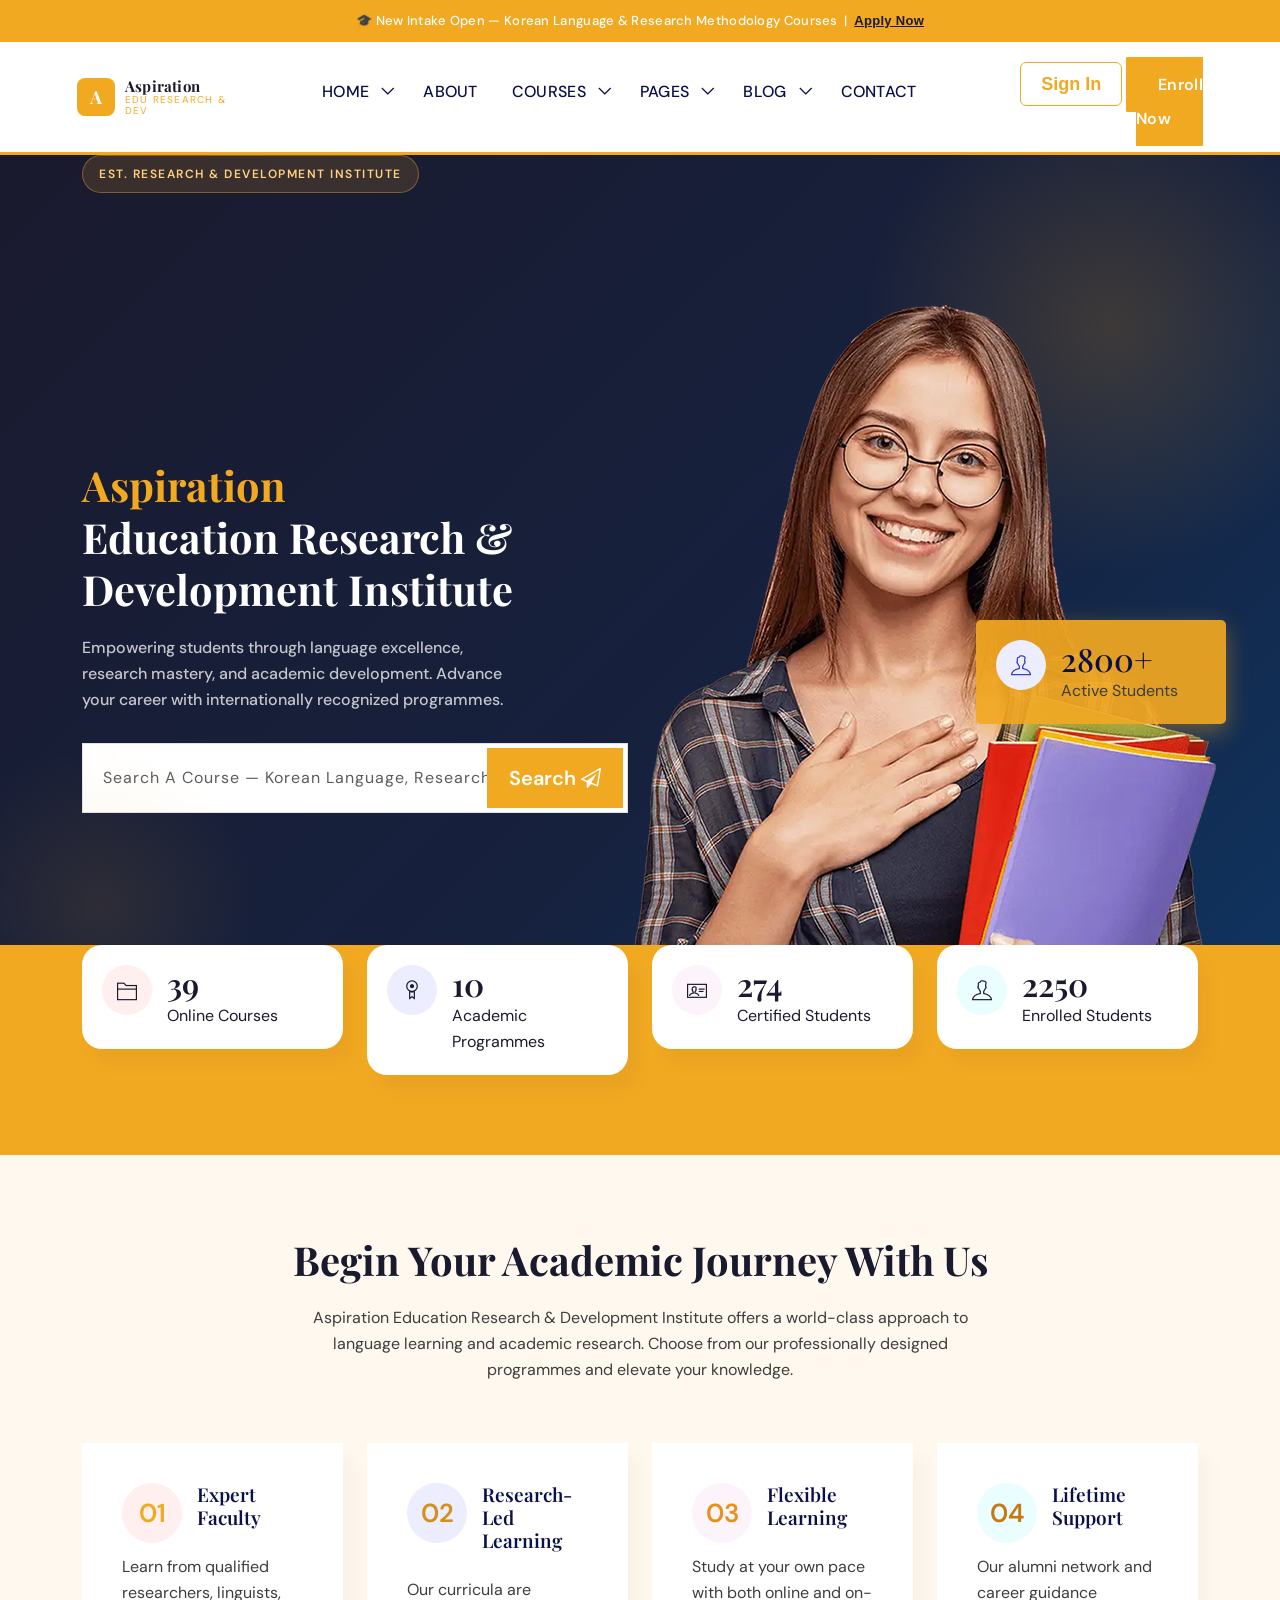
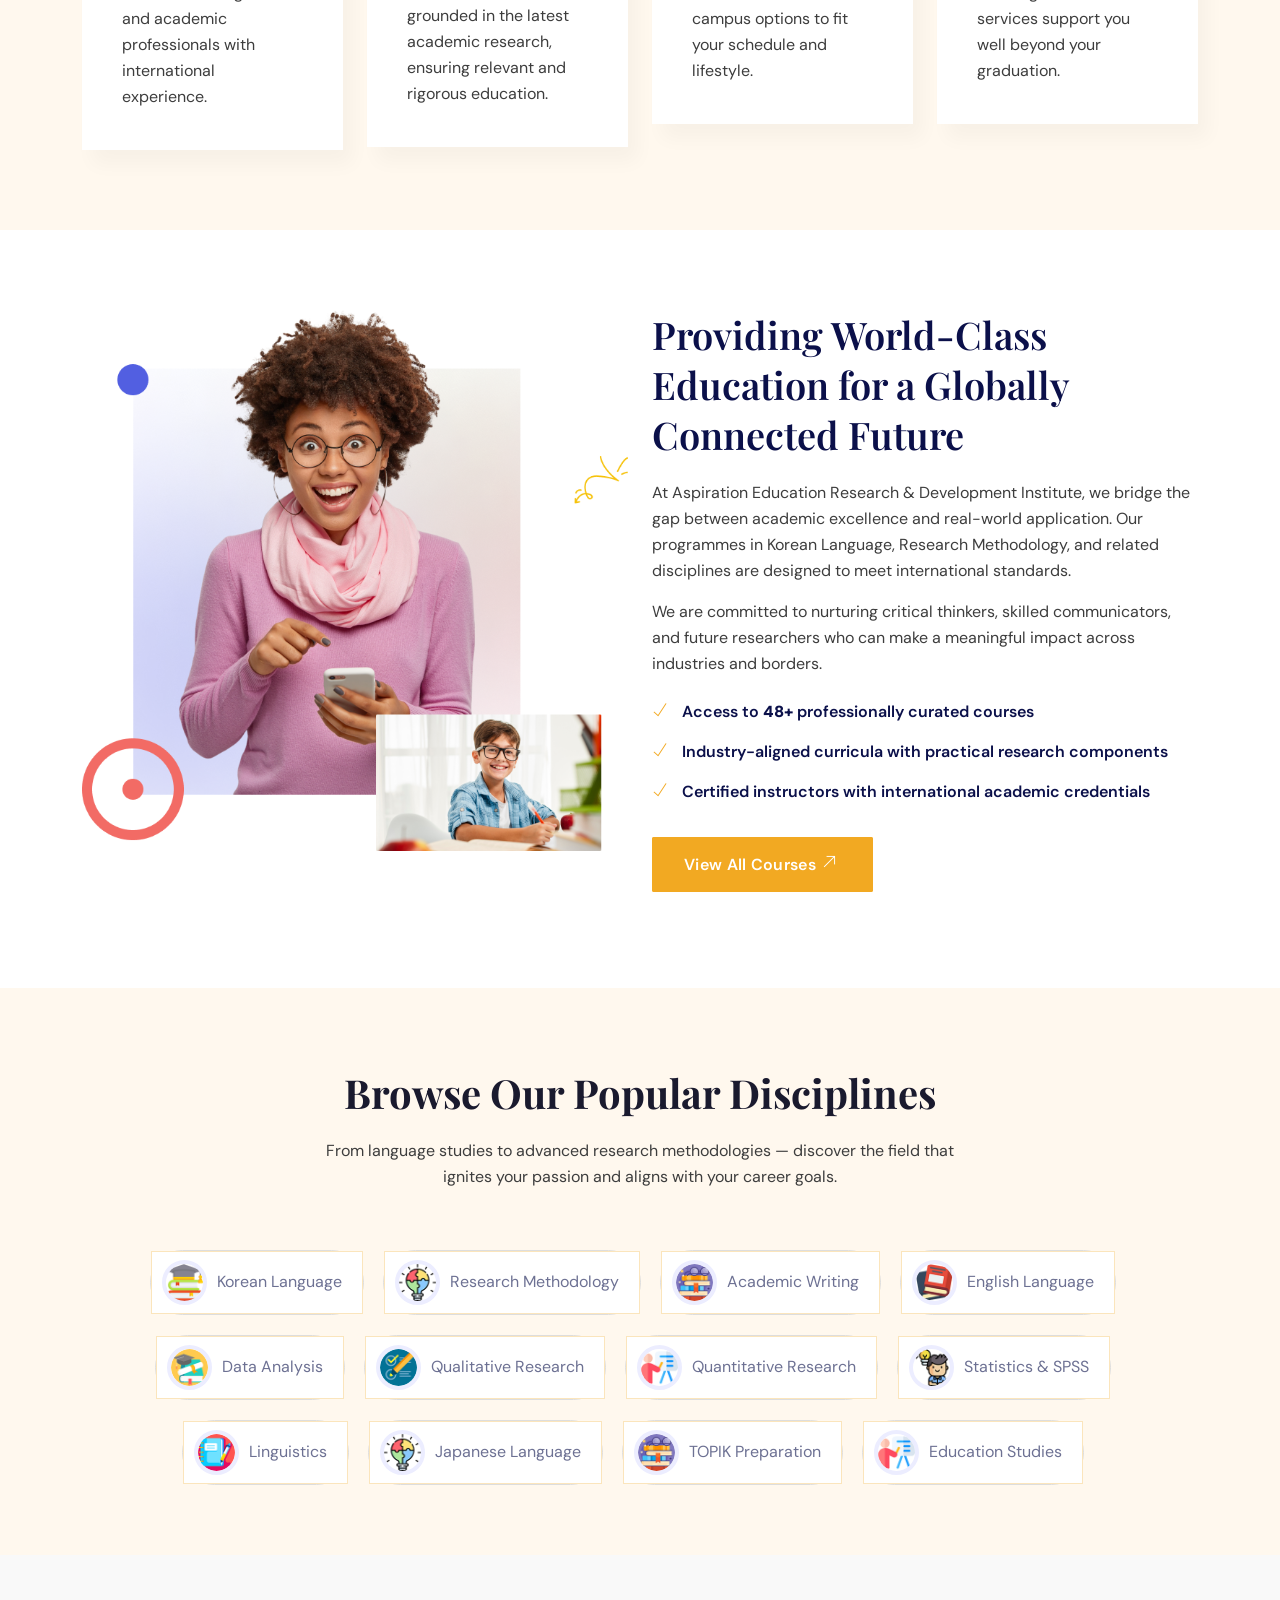
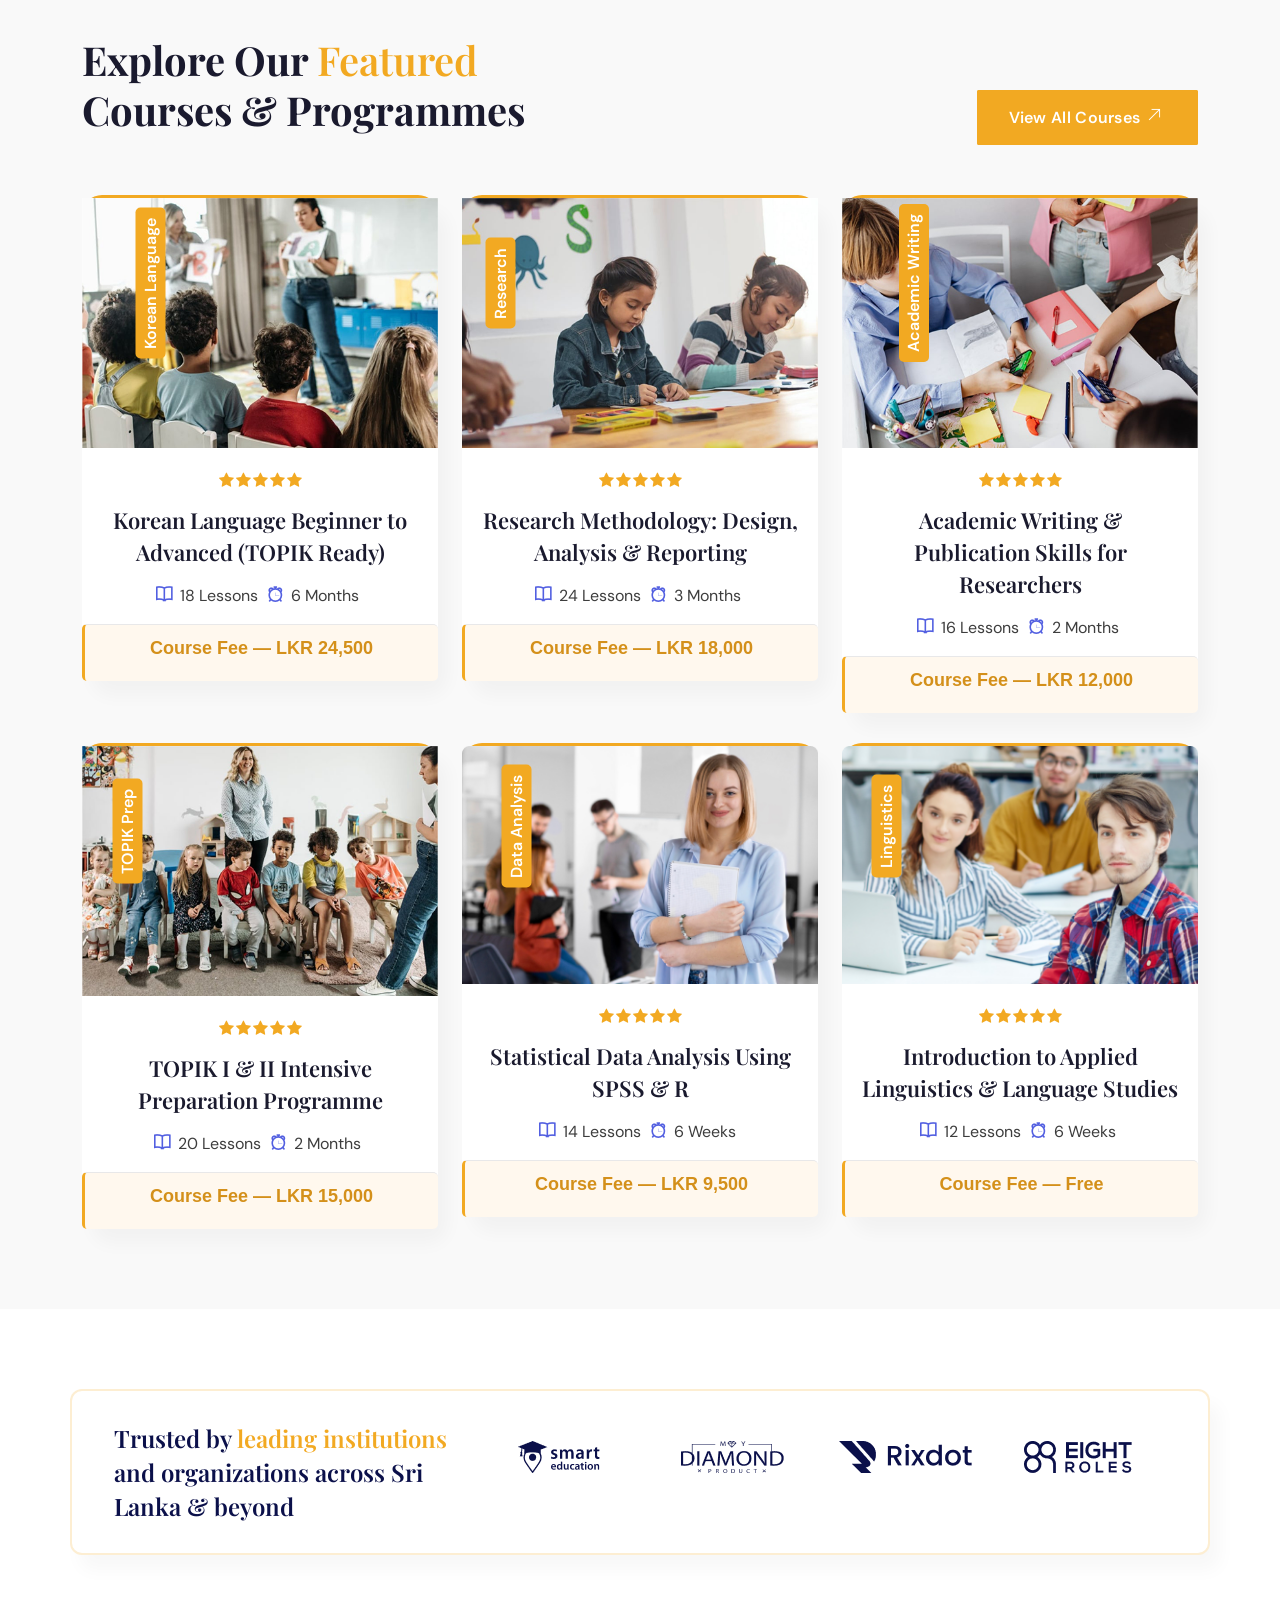
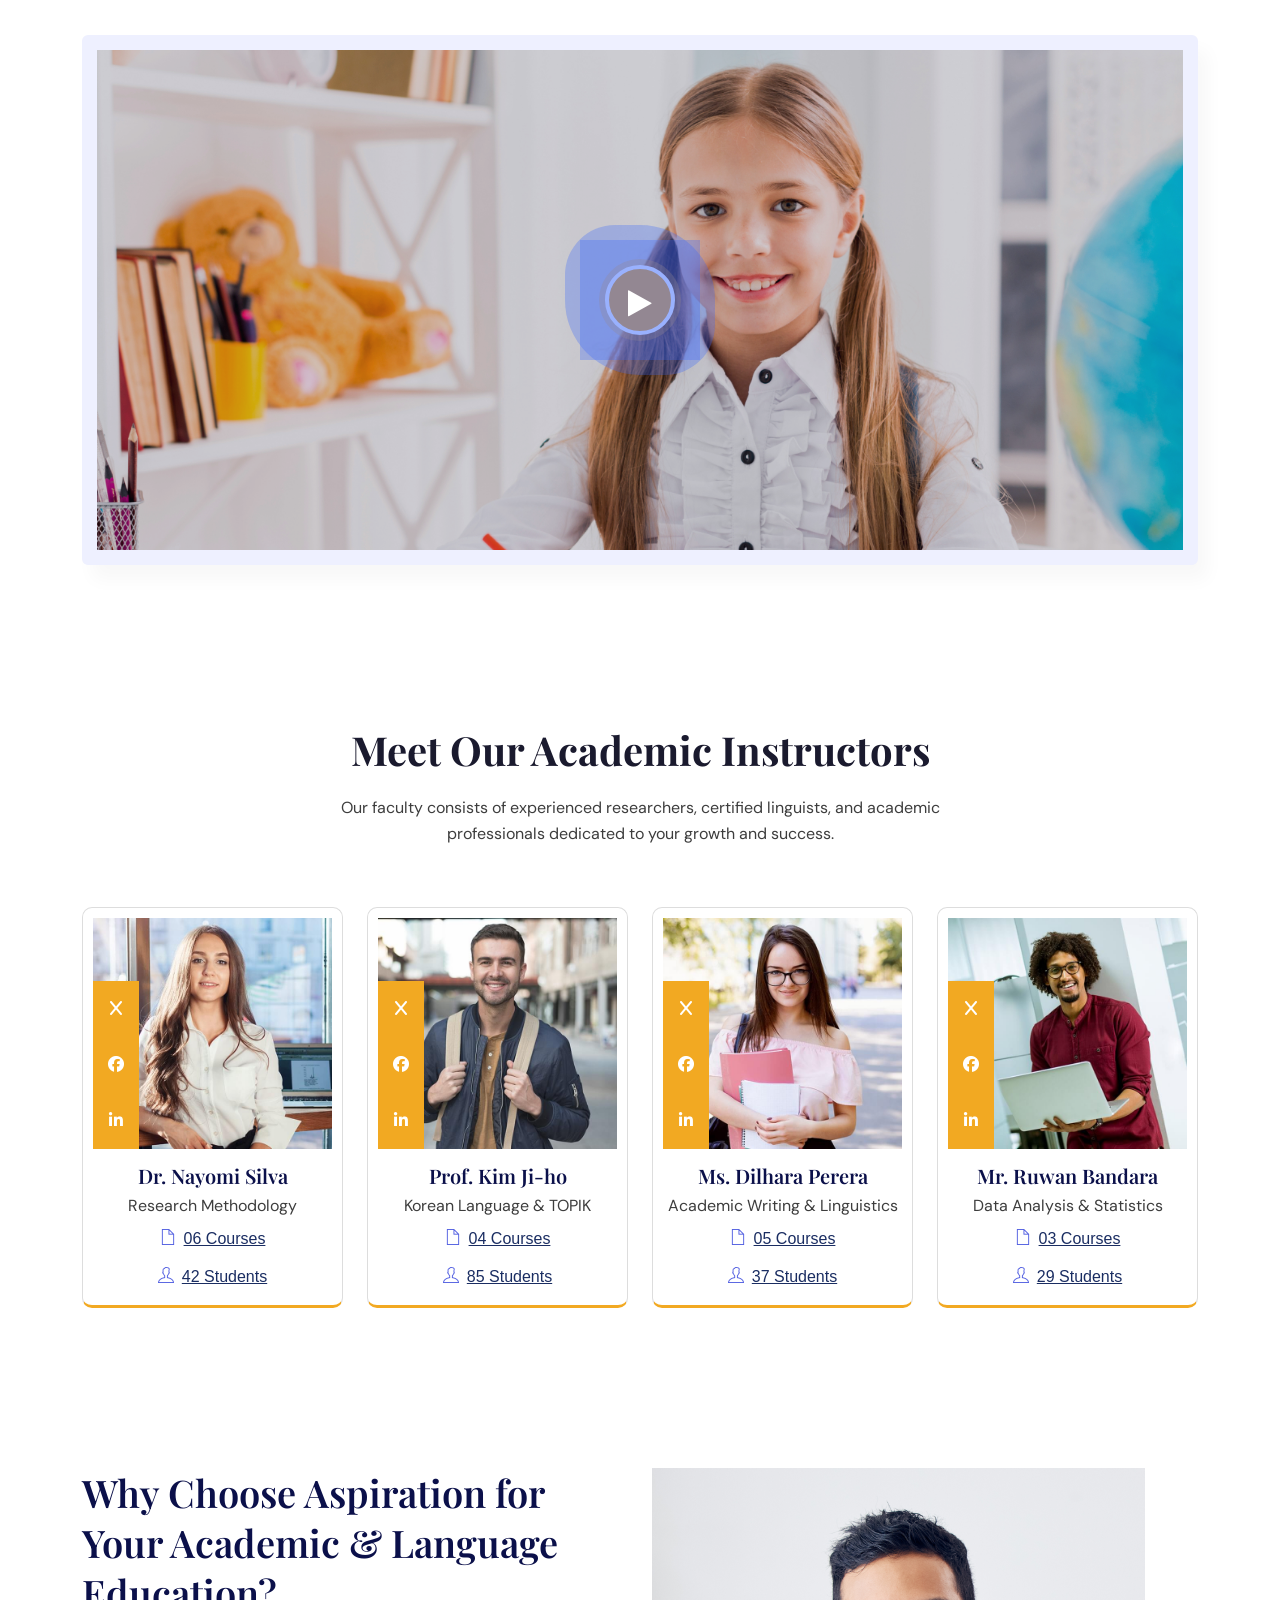
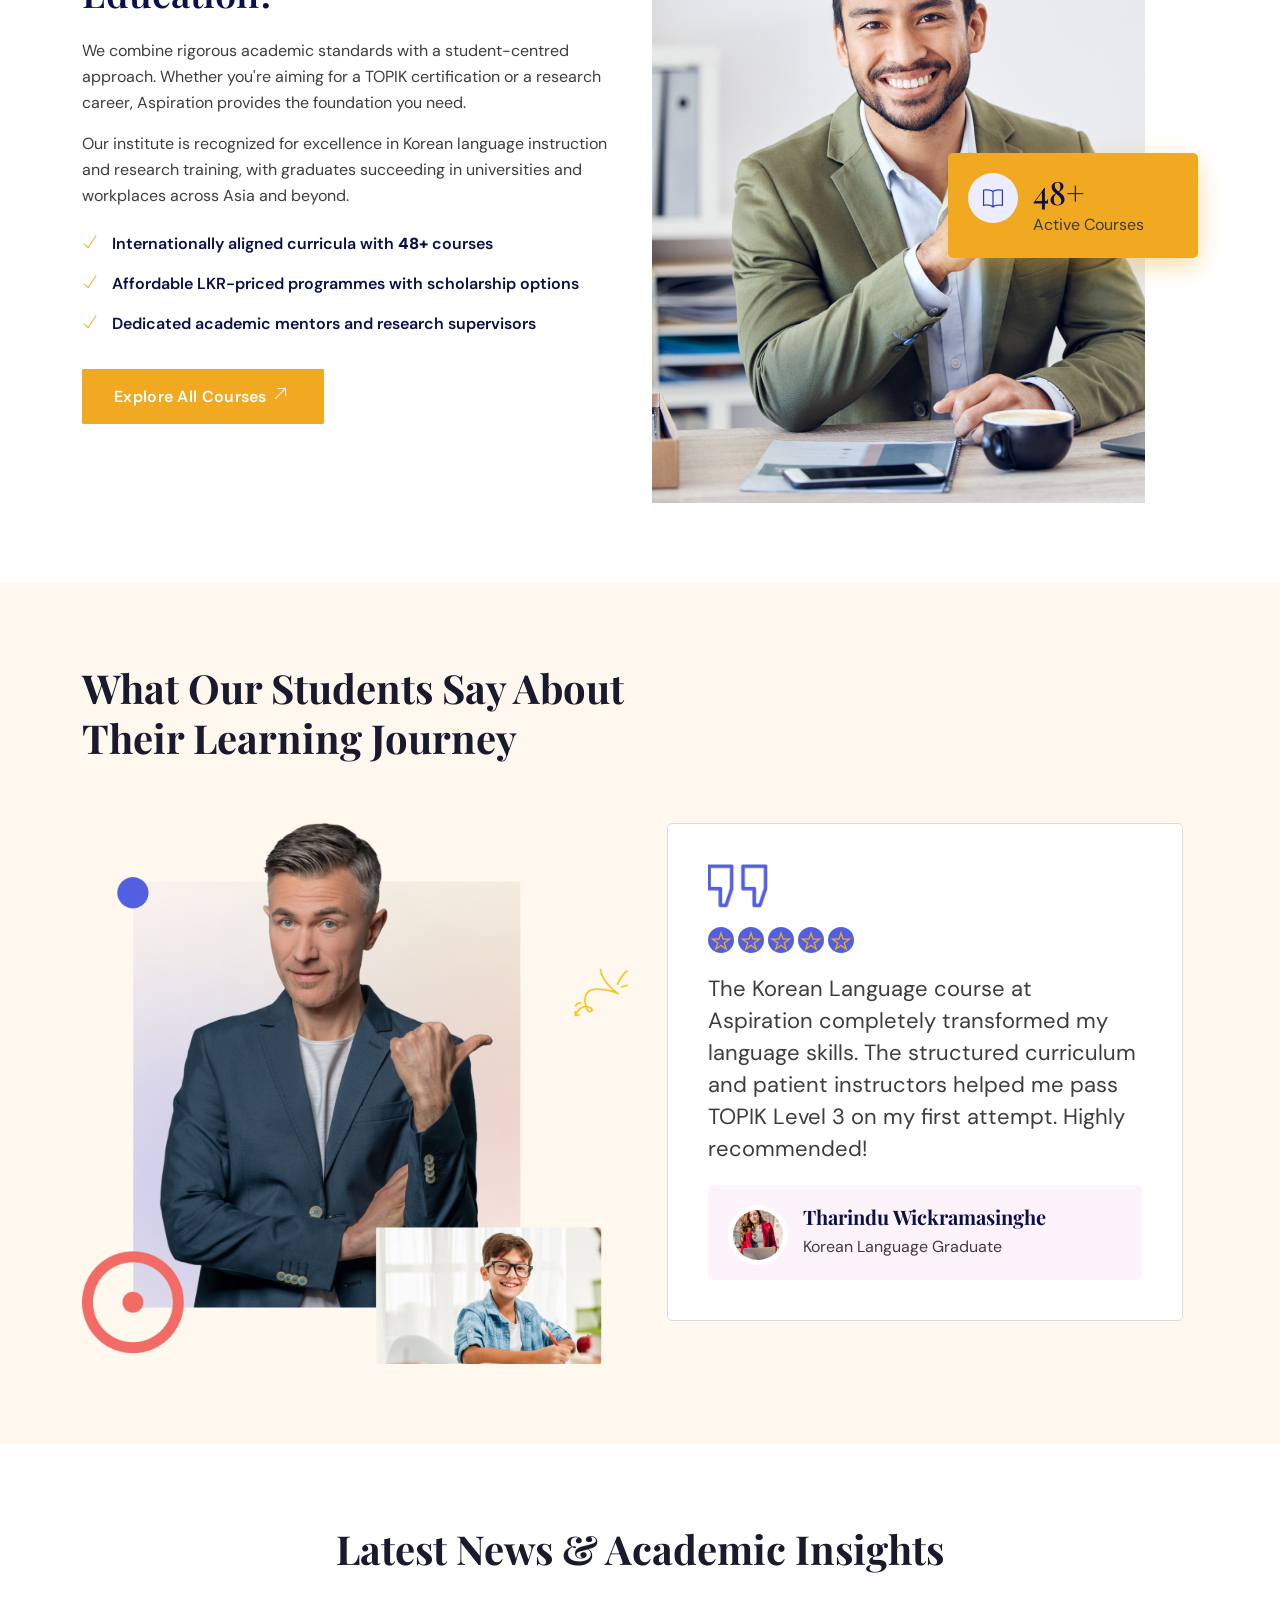
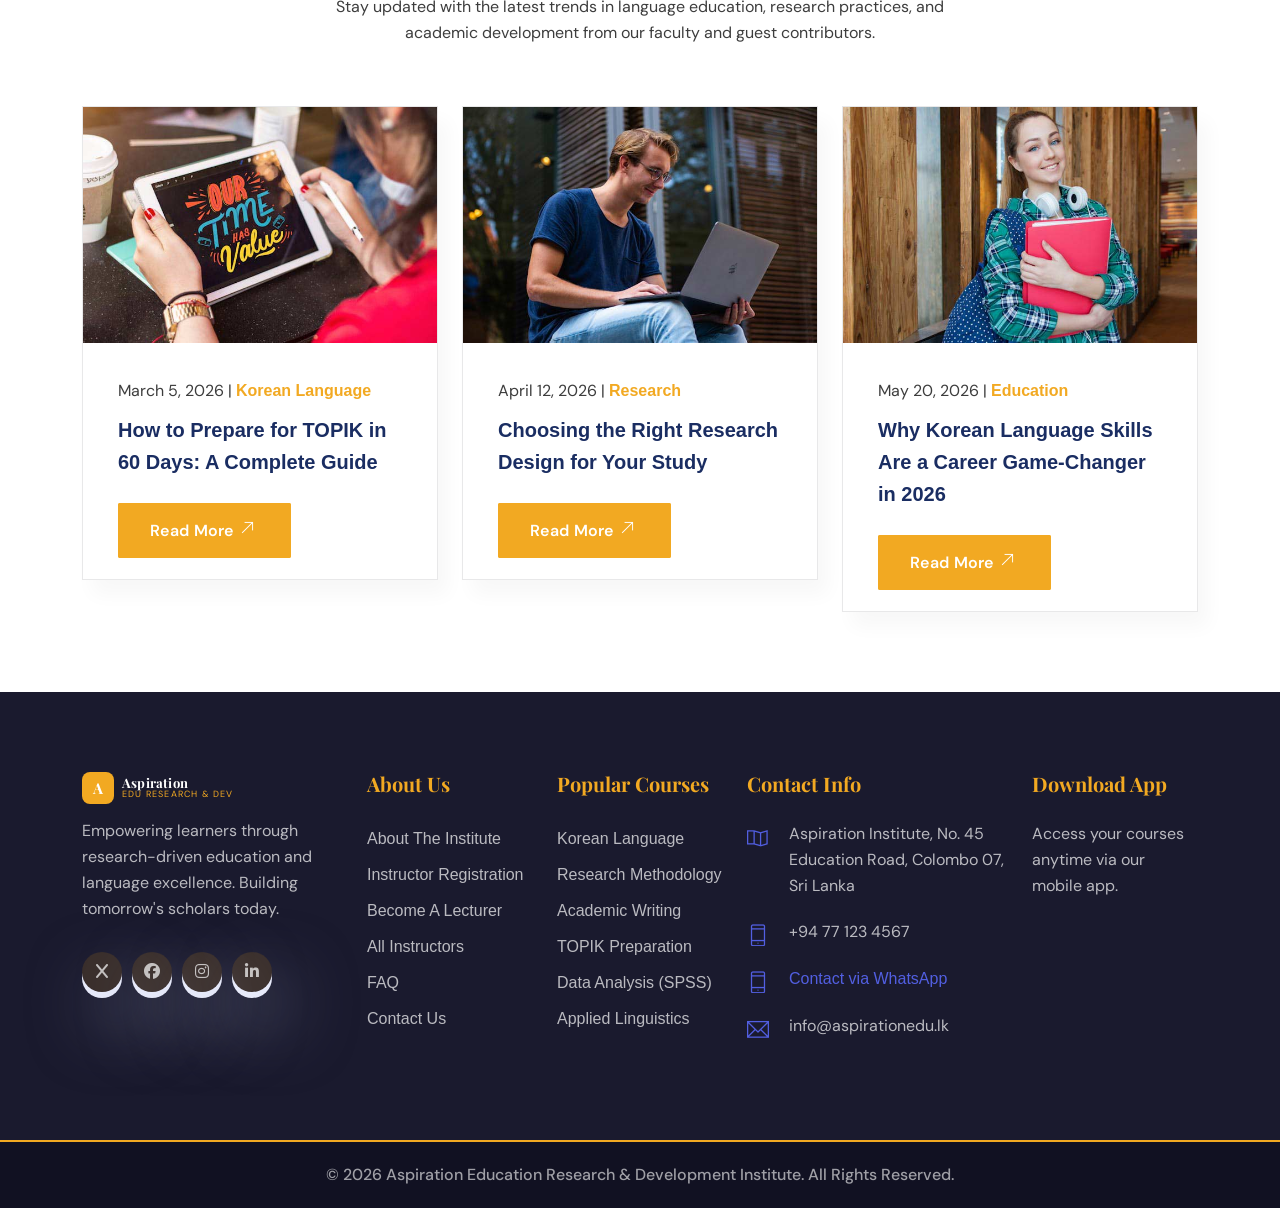
<file: index.html>
<!doctype html>
<html lang="en">
  <head>
    <meta charset="utf-8" />
    <meta http-equiv="X-UA-Compatible" content="IE=edge" />
    <meta
      name="viewport"
      content="width=device-width, initial-scale=1, shrink-to-fit=no"
    />
    <meta
      name="description"
      content="Aspiration Education Research & Development Institute"
    />
    <meta
      name="keywords"
      content="education, research, development, korean language, research methodology, institute, sri lanka"
    />
    <title>Aspiration Education Research & Development Institute</title>

    <!-- Latest Bootstrap min CSS -->
    <link rel="stylesheet" href="assets/bootstrap/css/bootstrap.min.css" />

    <!-- Google Fonts -->
    <link
      href="https://fonts.googleapis.com/css2?family=Playfair+Display:ital,wght@0,400..900;1,400..900&display=swap"
      rel="stylesheet"
    />
    <link
      href="https://fonts.googleapis.com/css2?family=DM+Sans:ital,opsz,wght@0,9..40,100..1000;1,9..40,100..1000&display=swap"
      rel="stylesheet"
    />

    <!-- Font Awesome CSS -->
    <link
      rel="stylesheet"
      href="https://cdnjs.cloudflare.com/ajax/libs/font-awesome/6.5.2/css/all.min.css"
    />
    <link rel="stylesheet" href="assets/fonts/font-awesome.min.css" />
    <link rel="stylesheet" href="assets/fonts/themify-icons.css" />

    <!-- owl carousel Css -->
    <link rel="stylesheet" href="assets/owlcarousel/css/owl.carousel.css" />
    <link rel="stylesheet" href="assets/owlcarousel/css/owl.theme.css" />

    <!-- jquery-simple-mobilemenu Css -->
    <link rel="stylesheet" href="assets/css/jquery-simple-mobilemenu.css" />

    <!-- MAGNIFIC CSS -->
    <link rel="stylesheet" href="assets/css/magnific-popup.css" />

    <!-- animate CSS -->
    <link rel="stylesheet" href="assets/css/animate.css" />

    <!-- Style CSS -->
    <link rel="stylesheet" href="assets/css/style.css" />

    <style>
      :root {
        --primary: #f2a922;
        --primary-dark: #d4901a;
        --primary-light: #ffd180;
        --primary-bg: #fff8ee;
        --dark: #1a1a2e;
        --text: #3d3d3d;
        --heading-font: "Playfair Display", serif;
        --body-font: "DM Sans", sans-serif;
      }

      body {
        font-family: var(--body-font);
        color: var(--text);
      }

      h1,
      h2,
      h3,
      h4,
      h5,
      h6 {
        font-family: var(--heading-font);
      }

      /* ===== NAVBAR ===== */
      #navigation {
        background: #fff !important;
        box-shadow: 0 2px 20px rgba(242, 169, 34, 0.12);
        border-bottom: 3px solid var(--primary);
      }

      #main-menu ul li a {
        font-family: var(--body-font);
        font-weight: 500;
        letter-spacing: 0.3px;
      }

      #main-menu ul li a:hover {
        color: var(--primary) !important;
      }

      .header-btn {
        color: var(--primary) !important;
        border: 1.5px solid var(--primary) !important;
        border-radius: 6px;
        padding: 8px 20px;
        font-weight: 600;
        transition: all 0.3s ease;
      }

      .header-btn:hover {
        background: var(--primary) !important;
        color: #fff !important;
      }

      .btn_one {
        background: var(--primary) !important;
        border: 2px solid var(--primary) !important;
        color: #fff !important;
        font-family: var(--body-font);
        font-weight: 600;
        letter-spacing: 0.3px;
        transition: all 0.3s ease;
      }

      .btn_one:hover {
        background: var(--primary-dark) !important;
        border-color: var(--primary-dark) !important;
        transform: translateY(-2px);
        box-shadow: 0 6px 20px rgba(242, 169, 34, 0.35);
      }

      /* Site Logo text styling */
      .site-logo-text {
        display: flex;
        flex-direction: column;
        line-height: 1.1;
      }

      .site-logo-text span.logo-main {
        font-family: var(--heading-font);
        font-weight: 700;
        font-size: 15px;
        color: var(--dark);
        letter-spacing: 0.2px;
      }

      .site-logo-text span.logo-sub {
        font-family: var(--body-font);
        font-weight: 400;
        font-size: 10px;
        color: var(--primary);
        letter-spacing: 1.2px;
        text-transform: uppercase;
      }

      .logo-badge {
        display: inline-flex;
        align-items: center;
        justify-content: center;
        width: 38px;
        height: 38px;
        background: var(--primary);
        border-radius: 8px;
        margin-right: 10px;
        font-family: var(--heading-font);
        font-weight: 700;
        font-size: 18px;
        color: #fff;
        flex-shrink: 0;
      }

      /* ===== HERO / HOME ===== */
      .home_bg {
        background: linear-gradient(
          135deg,
          #1a1a2e 0%,
          #16213e 60%,
          #0f3460 100%
        ) !important;
        position: relative;
        overflow: hidden;
      }

      .home_bg::before {
        content: "";
        position: absolute;
        top: -80px;
        right: -80px;
        width: 500px;
        height: 500px;
        border-radius: 50%;
        background: radial-gradient(
          circle,
          rgba(242, 169, 34, 0.18) 0%,
          transparent 70%
        );
        pointer-events: none;
      }

      .home_bg::after {
        content: "";
        position: absolute;
        bottom: -60px;
        left: -60px;
        width: 320px;
        height: 320px;
        border-radius: 50%;
        background: radial-gradient(
          circle,
          rgba(242, 169, 34, 0.1) 0%,
          transparent 70%
        );
        pointer-events: none;
      }

      .hero-text h1 {
        font-family: var(--heading-font);
        color: #fff;
        font-size: 2.6rem;
        font-weight: 700;
        line-height: 1.25;
      }

      .hero-text h1 span {
        color: var(--primary);
        display: block;
      }

      .hero-text p {
        color: rgba(255, 255, 255, 0.75);
      }

      .home_sb .subscribe__btn {
        background: var(--primary) !important;
        color: #fff !important;
        font-weight: 600;
      }

      .home_ps {
        background: rgba(242, 169, 34, 0.92) !important;
        border: none !important;
        box-shadow: 0 8px 24px rgba(242, 169, 34, 0.4);
      }

      /* ===== COUNTER ===== */
      .count_area {
        background: var(--primary) !important;
      }

      .single-counter {
        border: none !important;
      }

      .single-counter h2,
      .single-counter p,
      .single-counter span {
        color: #1a1a2e !important;
      }

      /* ===== CATEGORY (features) ===== */
      .top_cat__area {
        background: var(--primary-bg) !important;
      }

      .section-title h2 {
        font-family: var(--heading-font);
        font-weight: 700;
        color: var(--dark);
      }

      .section-title h2 b {
        color: var(--primary);
      }

      .single_tp span.sc_one {
        color: var(--primary) !important;
        border-color: var(--primary) !important;
      }
      .single_tp span.sc_two {
        color: var(--primary-dark) !important;
        border-color: var(--primary-dark) !important;
      }
      .single_tp span.sc_three {
        color: #e8901a !important;
        border-color: #e8901a !important;
      }
      .single_tp span.sc_four {
        color: #c67a14 !important;
        border-color: #c67a14 !important;
      }

      /* ===== COURSE SECTION ===== */
      .single_course {
        border-top: 3px solid var(--primary) !important;
        transition: all 0.3s ease;
      }

      .single_course:hover {
        transform: translateY(-6px);
        box-shadow: 0 12px 32px rgba(242, 169, 34, 0.18) !important;
      }

      .single_c_img span {
        background: var(--primary) !important;
        color: #fff !important;
        font-family: var(--body-font);
        font-weight: 600;
      }

      .single_course .fa-star {
        color: var(--primary) !important;
      }

      .single_course h4 a {
        font-family: var(--heading-font);
        color: var(--dark);
      }

      .single_course h4 a:hover {
        color: var(--primary);
      }

      .price {
        background: var(--primary-bg) !important;
        color: var(--primary-dark) !important;
        font-weight: 700 !important;
        font-family: var(--body-font);
        border-left: 3px solid var(--primary) !important;
        padding-left: 10px;
      }

      /* ===== PARTNER LOGO ===== */
      .part_bg {
        border: 2px solid rgba(242, 169, 34, 0.2) !important;
        border-radius: 12px;
      }

      .partner_title h3 span {
        color: var(--primary) !important;
      }

      /* ===== VIDEO SECTION ===== */
      .video-button {
        background: var(--primary) !important;
        border: 4px solid #fff !important;
        box-shadow: 0 0 0 6px rgba(242, 169, 34, 0.3);
        transition: all 0.3s ease;
      }

      .video-button:hover {
        background: var(--primary-dark) !important;
        box-shadow: 0 0 0 10px rgba(242, 169, 34, 0.15);
      }

      /* ===== TEAM ===== */
      .our-team {
        border-bottom: 3px solid var(--primary) !important;
        transition: all 0.3s ease;
      }

      .our-team:hover {
        box-shadow: 0 8px 28px rgba(242, 169, 34, 0.15) !important;
        transform: translateY(-4px);
      }

      .social-links li a {
        background: var(--primary) !important;
        transition: all 0.3s ease;
      }

      .social-links li a:hover {
        background: var(--primary-dark) !important;
      }

      /* ===== TESTIMONIALS ===== */
      .testi_area {
        background: var(--primary-bg) !important;
      }

      .ti-star {
        color: var(--primary) !important;
      }

      /* ===== FOOTER ===== */
      .footer {
        background: var(--dark) !important;
      }

      .footer h4 {
        color: var(--primary) !important;
        font-family: var(--heading-font);
      }

      .footer p,
      .footer li a,
      .footer .sf_contact p {
        color: rgba(255, 255, 255, 0.7) !important;
      }

      .footer li a:hover {
        color: var(--primary) !important;
      }

      .f_facebook,
      .f_twitter,
      .f_instagram,
      .f_linkedin {
        background: rgba(242, 169, 34, 0.15) !important;
        border-color: rgba(242, 169, 34, 0.3) !important;
        transition: all 0.3s ease;
      }

      .f_facebook:hover,
      .f_twitter:hover,
      .f_instagram:hover,
      .f_linkedin:hover {
        background: var(--primary) !important;
        border-color: var(--primary) !important;
      }

      .foot_copy {
        background: #111122 !important;
        border-top: 2px solid var(--primary) !important;
      }

      .foot_copy p,
      .foot_copy a {
        color: rgba(255, 255, 255, 0.6) !important;
      }

      .foot_copy a:hover {
        color: var(--primary) !important;
      }

      /* ===== HOME SEARCH ===== */
      .home_si:focus {
        border-color: var(--primary) !important;
        box-shadow: 0 0 0 3px rgba(242, 169, 34, 0.15) !important;
      }

      /* ===== CAT LIST (category pills) ===== */
      .cat_list ul li a {
        background: #fff;
        border: 1.5px solid rgba(242, 169, 34, 0.3);
        transition: all 0.3s ease;
        font-family: var(--body-font);
      }

      .cat_list ul li a:hover {
        background: var(--primary) !important;
        color: #fff !important;
        border-color: var(--primary) !important;
      }

      /* ===== TOP ANNOUNCEMENT BAR ===== */
      .top-announcement {
        background: var(--primary);
        padding: 8px 0;
        text-align: center;
      }

      .top-announcement p {
        margin: 0;
        color: #fff;
        font-size: 13px;
        font-weight: 500;
        letter-spacing: 0.3px;
      }

      .top-announcement p a {
        color: var(--dark);
        font-weight: 700;
        text-decoration: underline;
      }

      /* ===== INSTITUTE TAGLINE UNDER HERO ===== */
      .institute-tagline {
        display: inline-block;
        background: rgba(242, 169, 34, 0.15);
        border: 1px solid rgba(242, 169, 34, 0.4);
        border-radius: 20px;
        padding: 5px 16px;
        font-size: 12px;
        color: var(--primary-light);
        letter-spacing: 1.5px;
        text-transform: uppercase;
        font-weight: 600;
        margin-bottom: 16px;
      }

      /* ===== HOME PS2 ===== */
      .home_ps2 {
        background: var(--primary) !important;
        box-shadow: 0 8px 24px rgba(242, 169, 34, 0.4) !important;
      }

      /* ===== ABOUT CONTENT CHECK LIST ===== */
      .ab_content ul li span {
        color: var(--primary) !important;
      }

      /* ===== SCROLL REVEAL TWEAKS ===== */
      .single_tp:hover {
        box-shadow: 0 8px 28px rgba(242, 169, 34, 0.12) !important;
        transform: translateY(-4px);
        transition: all 0.3s ease;
      }

      /* Navbar active link */
      #main-menu ul li.active > a,
      #main-menu ul li > a.active {
        color: var(--primary) !important;
      }

      /* Submenus */
      #main-menu ul ul {
        border-top: 3px solid var(--primary) !important;
      }

      /* Blog cards */
      .single_blog:hover {
        box-shadow: 0 10px 32px rgba(242, 169, 34, 0.14) !important;
      }

      .single_blog .content_box span a {
        color: var(--primary) !important;
      }

      .single_blog h2 a:hover {
        color: var(--primary) !important;
      }

      /* Preloader color */
      .loader {
        border-top-color: var(--primary) !important;
      }
    </style>
  </head>

  <body data-spy="scroll" data-offset="80">
    <!-- START PRELOADER -->
    <div class="preloaders">
      <img
        src="assets/img/aspirations_education_logo.png"
        alt="Loading"
        class="preloader-image"
      />
    </div>
    <!-- END PRELOADER -->

    <!-- TOP ANNOUNCEMENT BAR -->
    <div class="top-announcement">
      <p>
        🎓 New Intake Open — Korean Language & Research Methodology Courses
        &nbsp;|&nbsp; <a href="404.html">Apply Now</a>
      </p>
    </div>

    <!-- START NAVBAR -->
    <div id="navigation" class="navbar-light bg-faded site-navigation">
      <div class="container-fluid">
        <div class="row">
          <div class="col-20 align-self-center">
            <div class="site-logo">
              <a
                href="404.html"
                style="
                  display: flex;
                  align-items: center;
                  text-decoration: none;
                "
              >
                <div class="logo-badge">A</div>
                <div class="site-logo-text">
                  <span class="logo-main">Aspiration</span>
                  <span class="logo-sub">Edu Research & Dev</span>
                </div>
              </a>
            </div>
          </div>
          <!--- END Col -->

          <div class="col-60 d-flex">
            <nav id="main-menu">
              <ul>
                <li class="menu-item-has-children">
                  <a href="#">Home</a>
                  <ul>
                    <li><a href="404.html">Home 01</a></li>
                    <li><a href="404.html">Home 02</a></li>
                  </ul>
                </li>
                <li><a href="404.html">About</a></li>
                <li class="menu-item-has-children">
                  <a href="404.html">Courses</a>
                  <ul>
                    <li><a href="404.html">All Courses</a></li>
                    <li><a href="404.html">Course Details</a></li>
                  </ul>
                </li>
                <li class="menu-item-has-children">
                  <a href="#">Pages</a>
                  <ul>
                    <li><a href="404.html">Instructor</a></li>
                    <li><a href="404.html">Instructor Details</a></li>
                    <li><a href="404.html">Pricing Plan</a></li>
                    <li><a href="404.html">FAQ Page</a></li>
                    <li><a href="404.html">404</a></li>
                  </ul>
                </li>
                <li class="menu-item-has-children">
                  <a href="404.html">Blog</a>
                  <ul>
                    <li><a href="404.html">Blog</a></li>
                    <li><a href="404.html">Blog Details</a></li>
                  </ul>
                </li>
                <li><a href="404.html">Contact</a></li>
              </ul>
            </nav>
          </div>
          <!--- END Col -->

          <div class="col-20 d-none d-xl-block text-end align-self-center">
            <a href="#" class="header-btn">Sign In</a>
            <a href="404.html" class="btn_one">Enroll Now</a>
          </div>
          <!--- END Col -->

          <ul class="mobile_menu">
            <li>
              <a href="#">Home</a>
              <ul class="sub-menu">
                <li><a href="404.html">Home 01</a></li>
                <li><a href="404.html">Home 02</a></li>
              </ul>
            </li>
            <li><a href="404.html">About</a></li>
            <li>
              <a href="#">Courses</a>
              <ul class="sub-menu">
                <li><a href="404.html">All Courses</a></li>
                <li><a href="404.html">Course Details</a></li>
              </ul>
            </li>
            <li>
              <a href="#">Pages</a>
              <ul class="sub-menu">
                <li><a href="404.html">Instructor</a></li>
                <li><a href="404.html">Instructor Details</a></li>
                <li><a href="404.html">Pricing Plan</a></li>
                <li><a href="404.html">FAQ Page</a></li>
                <li><a href="404.html">404</a></li>
              </ul>
            </li>
            <li>
              <a href="404.html">Blog</a>
              <ul class="sub-menu">
                <li><a href="404.html">Blog</a></li>
                <li><a href="404.html">Blog Details</a></li>
              </ul>
            </li>
            <li><a href="404.html">Contact</a></li>
          </ul>
        </div>
        <!--- END ROW -->
      </div>
      <!--- END CONTAINER -->
    </div>
    <!-- END NAVBAR -->

    <!-- START HOME -->
    <section
      class="home_bg hb_height"
      style="
        background-image: url(assets/img/bg/home-bg.jpg);
        background-size: cover;
        background-position: center center;
      "
    >
      <div class="container">
        <div class="row">
          <div class="col-lg-6 col-sm-12 col-xs-12">
            <div class="hero-text ht_top">
              <div class="institute-tagline">
                Est. Research & Development Institute
              </div>
              <h1>
                <span>Aspiration</span> Education Research & Development
                Institute
              </h1>
              <p>
                Empowering students through language excellence, research
                mastery, and academic development. Advance your career with
                internationally recognized programmes.
              </p>
            </div>
            <div class="home_sb">
              <form action="#" class="banner_subs">
                <input
                  type="text"
                  class="form-control home_si"
                  placeholder="Search a course — Korean Language, Research..."
                  required="required"
                />
                <button type="button" class="subscribe__btn">
                  Search <i class="fa fa-paper-plane-o"></i>
                </button>
              </form>
            </div>
          </div>
          <!--- END COL -->
          <div class="col-lg-6 col-sm-12 col-xs-12">
            <div class="hero-text-img">
              <img src="assets/img/home-img2.png" class="img-fluid" alt="" />
              <div class="home_ps">
                <span class="ti-user"></span>
                <h2>2800+</h2>
                <p>Active Students</p>
              </div>
            </div>
          </div>
          <!--- END COL -->
        </div>
        <!--- END ROW -->
      </div>
      <!--- END CONTAINER -->
    </section>
    <!-- END HOME -->

    <!-- START COUNTER -->
    <section class="count_area counter_feature">
      <div class="container">
        <div class="row">
          <div class="col-lg-3 col-sm-6 col-xs-12">
            <div class="single-counter">
              <span class="ti-folder sc_one"></span>
              <h2 class="counter-num">48</h2>
              <p>Online Courses</p>
            </div>
          </div>
          <div class="col-lg-3 col-sm-6 col-xs-12">
            <div class="single-counter">
              <span class="ti-medall-alt sc_two"></span>
              <h2 class="counter-num">12</h2>
              <p>Academic Programmes</p>
            </div>
          </div>
          <!-- END COL -->
          <div class="col-lg-3 col-sm-6 col-xs-12">
            <div class="single-counter">
              <span class="ti-id-badge sc_three"></span>
              <h2 class="counter-num">340</h2>
              <p>Certified Students</p>
            </div>
          </div>
          <!-- END COL -->
          <div class="col-lg-3 col-sm-6 col-xs-12">
            <div class="single-counter">
              <span class="ti-user sc_four"></span>
              <h2 class="counter-num">2800</h2>
              <p>Enrolled Students</p>
            </div>
          </div>
          <!-- END COL -->
        </div>
        <!--- END ROW -->
      </div>
      <!--- END CONTAINER -->
    </section>
    <!-- END COUNTER -->

    <!-- START CATEGORY (Why Choose) -->
    <section
      class="top_cat__area section-padding"
      style="
        background-image: url(assets/img/bg/shape-1.png);
        background-size: cover;
        background-position: center center;
      "
    >
      <div class="container">
        <div class="section-title text-center">
          <h2>Begin Your Academic Journey With Us</h2>
          <p>
            Aspiration Education Research & Development Institute offers a
            world-class approach to language learning and academic research.
            Choose from our professionally designed programmes and elevate your
            knowledge.
          </p>
        </div>
        <div class="row">
          <div
            class="col-lg-3 col-sm-6 col-xs-12 wow fadeInUp"
            data-wow-duration="1s"
            data-wow-delay="0.2s"
            data-wow-offset="0"
          >
            <div class="single_tp">
              <span class="sc_one">01</span>
              <h3>Expert <br />Faculty</h3>
              <p>
                Learn from qualified researchers, linguists, and academic
                professionals with international experience.
              </p>
            </div>
          </div>
          <!-- END COL -->
          <div
            class="col-lg-3 col-sm-6 col-xs-12 wow fadeInUp"
            data-wow-duration="1s"
            data-wow-delay="0.3s"
            data-wow-offset="0"
          >
            <div class="single_tp">
              <span class="sc_two">02</span>
              <h3>Research-Led <br />Learning</h3>
              <p>
                Our curricula are grounded in the latest academic research,
                ensuring relevant and rigorous education.
              </p>
            </div>
          </div>
          <!-- END COL -->
          <div
            class="col-lg-3 col-sm-6 col-xs-12 wow fadeInUp"
            data-wow-duration="1s"
            data-wow-delay="0.4s"
            data-wow-offset="0"
          >
            <div class="single_tp">
              <span class="sc_three">03</span>
              <h3>Flexible <br />Learning</h3>
              <p>
                Study at your own pace with both online and on-campus options to
                fit your schedule and lifestyle.
              </p>
            </div>
          </div>
          <!-- END COL -->
          <div
            class="col-lg-3 col-sm-6 col-xs-12 wow fadeInUp"
            data-wow-duration="1s"
            data-wow-delay="0.5s"
            data-wow-offset="0"
          >
            <div class="single_tp">
              <span class="sc_four">04</span>
              <h3>Lifetime <br />Support</h3>
              <p>
                Our alumni network and career guidance services support you well
                beyond your graduation.
              </p>
            </div>
          </div>
          <!-- END COL -->
        </div>
        <!-- END ROW -->
      </div>
      <!--- END CONTAINER -->
    </section>
    <!-- END CATEGORY -->

    <!-- START ABOUT US -->
    <section class="ab_area section-padding">
      <div class="container">
        <div class="row">
          <div
            class="col-lg-6 col-sm-12 col-xs-12 wow fadeInUp"
            data-wow-duration="1s"
            data-wow-delay="0.2s"
            data-wow-offset="0"
          >
            <div class="ab_img">
              <img src="assets/img/about1.png" class="img-fluid" alt="image" />
            </div>
          </div>
          <!--- END COL -->
          <div
            class="col-lg-6 col-sm-12 col-xs-12 wow fadeInUp"
            data-wow-duration="1s"
            data-wow-delay="0.1s"
            data-wow-offset="0"
          >
            <div class="ab_content">
              <h2>
                Providing World-Class Education for a Globally Connected Future
              </h2>
              <p>
                At Aspiration Education Research & Development Institute, we
                bridge the gap between academic excellence and real-world
                application. Our programmes in Korean Language, Research
                Methodology, and related disciplines are designed to meet
                international standards.
              </p>
              <p>
                We are committed to nurturing critical thinkers, skilled
                communicators, and future researchers who can make a meaningful
                impact across industries and borders.
              </p>
              <ul>
                <li>
                  <span class="ti-check"></span> Access to
                  <b>48+</b> professionally curated courses
                </li>
                <li>
                  <span class="ti-check"></span> Industry-aligned curricula with
                  practical research components
                </li>
                <li>
                  <span class="ti-check"></span> Certified instructors with
                  international academic credentials
                </li>
              </ul>
              <a class="btn_one" href="404.html"
                >View All Courses <i class="ti-arrow-top-right"></i
              ></a>
            </div>
          </div>
          <!--- END COL -->
        </div>
        <!--- END ROW -->
      </div>
      <!--- END CONTAINER -->
    </section>
    <!-- END ABOUT US -->

    <!-- START POPULAR CATEGORIES -->
    <section
      class="top_cat__area section-padding"
      style="
        background-image: url(assets/img/bg/section-2.jpg);
        background-size: cover;
        background-position: center center;
      "
    >
      <div class="container">
        <div class="section-title text-center">
          <h2>Browse Our Popular Disciplines</h2>
          <p>
            From language studies to advanced research methodologies — discover
            the field that ignites your passion and aligns with your career
            goals.
          </p>
        </div>
        <div class="row">
          <div
            class="col-lg-12 col-sm-12 col-xs-12 wow fadeInUp"
            data-wow-duration="1s"
            data-wow-delay="0.1s"
            data-wow-offset="0"
          >
            <div class="cat_list">
              <ul>
                <li>
                  <a href="#"
                    ><img src="assets/img/e1.png" alt="category-image" /> Korean
                    Language</a
                  >
                </li>
                <li>
                  <a href="#"
                    ><img src="assets/img/e2.png" alt="category-image" />
                    Research Methodology</a
                  >
                </li>
                <li>
                  <a href="#"
                    ><img src="assets/img/e3.png" alt="category-image" />
                    Academic Writing</a
                  >
                </li>
                <li>
                  <a href="#"
                    ><img src="assets/img/e4.png" alt="category-image" />
                    English Language</a
                  >
                </li>
                <li>
                  <a href="#"
                    ><img src="assets/img/e5.png" alt="category-image" /> Data
                    Analysis</a
                  >
                </li>
                <li>
                  <a href="#"
                    ><img src="assets/img/e6.png" alt="category-image" />
                    Qualitative Research</a
                  >
                </li>
                <li>
                  <a href="#"
                    ><img src="assets/img/e7.png" alt="category-image" />
                    Quantitative Research</a
                  >
                </li>
                <li>
                  <a href="#"
                    ><img src="assets/img/e8.png" alt="category-image" />
                    Statistics & SPSS</a
                  >
                </li>
                <li>
                  <a href="#"
                    ><img src="assets/img/e9.png" alt="category-image" />
                    Linguistics</a
                  >
                </li>
                <li>
                  <a href="#"
                    ><img src="assets/img/e2.png" alt="category-image" />
                    Japanese Language</a
                  >
                </li>
                <li>
                  <a href="#"
                    ><img src="assets/img/e3.png" alt="category-image" /> TOPIK
                    Preparation</a
                  >
                </li>
                <li>
                  <a href="#"
                    ><img src="assets/img/e7.png" alt="category-image" />
                    Education Studies</a
                  >
                </li>
              </ul>
            </div>
          </div>
          <!--- END COL -->
        </div>
        <!--- END ROW -->
      </div>
      <!--- END CONTAINER -->
    </section>
    <!-- END POPULAR CATEGORIES -->

    <!-- START COURSE -->
    <section class="home_course section-padding">
      <div class="container">
        <div class="row">
          <div class="col-lg-8 col-sm-6 col-xs-12">
            <div class="section-title">
              <h2>Explore Our <b>Featured</b> <br />Courses & Programmes</h2>
            </div>
          </div>
          <!--- END COL -->
          <div class="col-lg-4 col-sm-6 col-xs-12">
            <div class="cour_btn">
              <a href="404.html" class="btn_one"
                >View All Courses <i class="ti-arrow-top-right"></i
              ></a>
            </div>
          </div>
          <!--- END COL -->
        </div>
        <!--- END ROW -->
        <div class="row">
          <div class="col-lg-4 col-sm-6 col-xs-12">
            <div class="single_course">
              <div class="single_c_img">
                <img
                  src="assets/img/course/1.png"
                  class="img-fluid"
                  alt="course-image"
                />
                <span>Korean Language</span>
              </div>
              <i class="fa fa-star"></i><i class="fa fa-star"></i
              ><i class="fa fa-star"></i><i class="fa fa-star"></i
              ><i class="fa fa-star"></i>
              <h4>
                <a href="404.html"
                  >Korean Language Beginner to Advanced (TOPIK Ready)</a
                >
              </h4>
              <p><span class="ti-book"> </span> 18 Lessons</p>
              <p><span class="ti-alarm-clock"> </span>6 Months</p>
              <div class="price">Course Fee — LKR 24,500</div>
            </div>
          </div>
          <!-- END COL -->
          <div class="col-lg-4 col-sm-6 col-xs-12">
            <div class="single_course">
              <div class="single_c_img">
                <img
                  src="assets/img/course/2.png"
                  class="img-fluid"
                  alt="course-image"
                />
                <span>Research</span>
              </div>
              <i class="fa fa-star"></i><i class="fa fa-star"></i
              ><i class="fa fa-star"></i><i class="fa fa-star"></i
              ><i class="fa fa-star"></i>
              <h4>
                <a href="404.html"
                  >Research Methodology: Design, Analysis & Reporting</a
                >
              </h4>
              <p><span class="ti-book"> </span> 24 Lessons</p>
              <p><span class="ti-alarm-clock"> </span>3 Months</p>
              <div class="price">Course Fee — LKR 18,000</div>
            </div>
          </div>
          <!-- END COL -->
          <div class="col-lg-4 col-sm-6 col-xs-12">
            <div class="single_course">
              <div class="single_c_img">
                <img
                  src="assets/img/course/3.png"
                  class="img-fluid"
                  alt="course-image"
                />
                <span>Academic Writing</span>
              </div>
              <i class="fa fa-star"></i><i class="fa fa-star"></i
              ><i class="fa fa-star"></i><i class="fa fa-star"></i
              ><i class="fa fa-star"></i>
              <h4>
                <a href="404.html"
                  >Academic Writing & Publication Skills for Researchers</a
                >
              </h4>
              <p><span class="ti-book"> </span> 16 Lessons</p>
              <p><span class="ti-alarm-clock"> </span>2 Months</p>
              <div class="price">Course Fee — LKR 12,000</div>
            </div>
          </div>
          <!-- END COL -->
          <div class="col-lg-4 col-sm-6 col-xs-12">
            <div class="single_course">
              <div class="single_c_img">
                <img
                  src="assets/img/course/4.png"
                  class="img-fluid"
                  alt="course-image"
                />
                <span>TOPIK Prep</span>
              </div>
              <i class="fa fa-star"></i><i class="fa fa-star"></i
              ><i class="fa fa-star"></i><i class="fa fa-star"></i
              ><i class="fa fa-star"></i>
              <h4>
                <a href="404.html"
                  >TOPIK I & II Intensive Preparation Programme</a
                >
              </h4>
              <p><span class="ti-book"> </span> 20 Lessons</p>
              <p><span class="ti-alarm-clock"> </span>2 Months</p>
              <div class="price">Course Fee — LKR 15,000</div>
            </div>
          </div>
          <!-- END COL -->
          <div class="col-lg-4 col-sm-6 col-xs-12">
            <div class="single_course">
              <div class="single_c_img">
                <img
                  src="assets/img/course/5.png"
                  class="img-fluid"
                  alt="course-image"
                />
                <span>Data Analysis</span>
              </div>
              <i class="fa fa-star"></i><i class="fa fa-star"></i
              ><i class="fa fa-star"></i><i class="fa fa-star"></i
              ><i class="fa fa-star"></i>
              <h4>
                <a href="404.html">Statistical Data Analysis Using SPSS & R</a>
              </h4>
              <p><span class="ti-book"> </span> 14 Lessons</p>
              <p><span class="ti-alarm-clock"> </span>6 Weeks</p>
              <div class="price">Course Fee — LKR 9,500</div>
            </div>
          </div>
          <!-- END COL -->
          <div class="col-lg-4 col-sm-6 col-xs-12">
            <div class="single_course">
              <div class="single_c_img">
                <img
                  src="assets/img/course/6.png"
                  class="img-fluid"
                  alt="course-image"
                />
                <span>Linguistics</span>
              </div>
              <i class="fa fa-star"></i><i class="fa fa-star"></i
              ><i class="fa fa-star"></i><i class="fa fa-star"></i
              ><i class="fa fa-star"></i>
              <h4>
                <a href="404.html"
                  >Introduction to Applied Linguistics & Language Studies</a
                >
              </h4>
              <p><span class="ti-book"> </span> 12 Lessons</p>
              <p><span class="ti-alarm-clock"> </span>6 Weeks</p>
              <div class="price">Course Fee — Free</div>
            </div>
          </div>
          <!-- END COL -->
        </div>
        <!--- END ROW -->
      </div>
      <!--- END CONTAINER -->
    </section>
    <!-- END COURSE -->

    <!-- START COMPANY PARTNER LOGO  -->
    <div class="partner-logo section-padding">
      <div class="container">
        <div class="row part_bg">
          <div class="col-lg-4 col-sm-4 col-xs-12">
            <div class="partner_title">
              <h3>
                Trusted by <span>leading institutions</span> and organizations
                across Sri Lanka & beyond
              </h3>
            </div>
          </div>
          <!-- END COL  -->
          <div class="col-lg-8 col-sm-8 col-xs-12 text-center">
            <div class="partner">
              <a href="#"><img src="assets/img/clients/1.png" alt="image" /></a>
              <a href="#"><img src="assets/img/clients/2.png" alt="image" /></a>
              <a href="#"><img src="assets/img/clients/3.png" alt="image" /></a>
              <a href="#"><img src="assets/img/clients/4.png" alt="image" /></a>
              <a href="#"><img src="assets/img/clients/5.png" alt="image" /></a>
              <a href="#"><img src="assets/img/clients/2.png" alt="image" /></a>
              <a href="#"><img src="assets/img/clients/1.png" alt="image" /></a>
              <a href="#"><img src="assets/img/clients/3.png" alt="image" /></a>
              <a href="#"><img src="assets/img/clients/4.png" alt="image" /></a>
            </div>
          </div>
          <!-- END COL  -->
        </div>
        <!--END  ROW  -->
      </div>
      <!-- END CONTAINER  -->
    </div>
    <!-- END COMPANY PARTNER LOGO -->

    <!-- START VIDEO -->
    <section class="vid_area section-padding">
      <div class="container">
        <div class="row">
          <div
            class="col-lg-12 vp_top wow fadeInUDown"
            data-wow-duration="1s"
            data-wow-delay="0.2s"
            data-wow-offset="0"
          >
            <div
              class="video-area"
              style="
                background-image: url(assets/img/bg/video.jpg);
                background-size: cover;
                background-position: center center;
              "
            >
              <a href="404.html" class="magnific_popup video-button"
                ><i class="fa fa-play"></i
              ></a>
            </div>
          </div>
          <!--- END COL -->
        </div>
        <!--- END ROW -->
      </div>
      <!--- END CONTAINER -->
    </section>
    <!-- END VIDEO -->

    <!-- START TEAM -->
    <section class="team_area section-padding">
      <div class="container">
        <div class="section-title text-center">
          <h2>Meet Our Academic Instructors</h2>
          <p>
            Our faculty consists of experienced researchers, certified
            linguists, and academic professionals dedicated to your growth and
            success.
          </p>
        </div>
        <div class="row">
          <div
            class="col-lg-3 col-sm-6 col-xs-12 wow fadeInUp"
            data-wow-duration="1s"
            data-wow-delay="0.1s"
            data-wow-offset="0"
          >
            <div class="our-team">
              <div class="team-content">
                <a href="#"><img src="assets/img/team/team1.jpg" alt="" /></a>
                <ul class="social-links">
                  <li>
                    <a href="#"><i class="fa-solid fa-x"></i></a>
                  </li>
                  <li>
                    <a href="#"><i class="fa-brands fa-facebook-f"></i></a>
                  </li>
                  <li>
                    <a href="#"><i class="fa-brands fa-linkedin-in"></i></a>
                  </li>
                </ul>
              </div>
              <div class="team-prof">
                <h3>Dr. Nayomi Silva</h3>
                <span>Research Methodology</span>
              </div>
              <div class="sth_det2">
                <span class="ti-file"> <u>06 Courses</u></span>
                <span class="ti-user"> <u>42 Students</u></span>
              </div>
            </div>
          </div>
          <!--- END COL -->
          <div
            class="col-lg-3 col-sm-6 col-xs-12 wow fadeInUp"
            data-wow-duration="1s"
            data-wow-delay="0.1s"
            data-wow-offset="0"
          >
            <div class="our-team">
              <div class="team-content">
                <a href="#"><img src="assets/img/team/team2.jpg" alt="" /></a>
                <ul class="social-links">
                  <li>
                    <a href="#"><i class="fa-solid fa-x"></i></a>
                  </li>
                  <li>
                    <a href="#"><i class="fa-brands fa-facebook-f"></i></a>
                  </li>
                  <li>
                    <a href="#"><i class="fa-brands fa-linkedin-in"></i></a>
                  </li>
                </ul>
              </div>
              <div class="team-prof">
                <h3>Prof. Kim Ji-ho</h3>
                <span>Korean Language & TOPIK</span>
              </div>
              <div class="sth_det2">
                <span class="ti-file"> <u>04 Courses</u></span>
                <span class="ti-user"> <u>85 Students</u></span>
              </div>
            </div>
          </div>
          <!--- END COL -->
          <div
            class="col-lg-3 col-sm-6 col-xs-12 wow fadeInUp"
            data-wow-duration="1s"
            data-wow-delay="0.1s"
            data-wow-offset="0"
          >
            <div class="our-team">
              <div class="team-content">
                <a href="#"><img src="assets/img/team/team3.jpg" alt="" /></a>
                <ul class="social-links">
                  <li>
                    <a href="#"><i class="fa-solid fa-x"></i></a>
                  </li>
                  <li>
                    <a href="#"><i class="fa-brands fa-facebook-f"></i></a>
                  </li>
                  <li>
                    <a href="#"><i class="fa-brands fa-linkedin-in"></i></a>
                  </li>
                </ul>
              </div>
              <div class="team-prof">
                <h3>Ms. Dilhara Perera</h3>
                <span>Academic Writing & Linguistics</span>
              </div>
              <div class="sth_det2">
                <span class="ti-file"> <u>05 Courses</u></span>
                <span class="ti-user"> <u>37 Students</u></span>
              </div>
            </div>
          </div>
          <!--- END COL -->
          <div
            class="col-lg-3 col-sm-6 col-xs-12 wow fadeInUp"
            data-wow-duration="1s"
            data-wow-delay="0.1s"
            data-wow-offset="0"
          >
            <div class="our-team">
              <div class="team-content">
                <a href="#"><img src="assets/img/team/team4.jpg" alt="" /></a>
                <ul class="social-links">
                  <li>
                    <a href="#"><i class="fa-solid fa-x"></i></a>
                  </li>
                  <li>
                    <a href="#"><i class="fa-brands fa-facebook-f"></i></a>
                  </li>
                  <li>
                    <a href="#"><i class="fa-brands fa-linkedin-in"></i></a>
                  </li>
                </ul>
              </div>
              <div class="team-prof">
                <h3>Mr. Ruwan Bandara</h3>
                <span>Data Analysis & Statistics</span>
              </div>
              <div class="sth_det2">
                <span class="ti-file"> <u>03 Courses</u></span>
                <span class="ti-user"> <u>29 Students</u></span>
              </div>
            </div>
          </div>
          <!--- END COL -->
        </div>
        <!--- END ROW -->
      </div>
      <!--- END CONTAINER -->
    </section>
    <!-- END TEAM -->

    <!-- START PROMO -->
    <section class="ab_area section-padding">
      <div class="container">
        <div class="row">
          <div
            class="col-lg-6 col-sm-12 col-xs-12 wow fadeInUp"
            data-wow-duration="1s"
            data-wow-delay="0.1s"
            data-wow-offset="0"
          >
            <div class="ab_content">
              <h2>
                Why Choose Aspiration for Your Academic & Language Education?
              </h2>
              <p>
                We combine rigorous academic standards with a student-centred
                approach. Whether you're aiming for a TOPIK certification or a
                research career, Aspiration provides the foundation you need.
              </p>
              <p>
                Our institute is recognized for excellence in Korean language
                instruction and research training, with graduates succeeding in
                universities and workplaces across Asia and beyond.
              </p>
              <ul>
                <li>
                  <span class="ti-check"></span> Internationally aligned
                  curricula with <b>48+</b> courses
                </li>
                <li>
                  <span class="ti-check"></span> Affordable LKR-priced
                  programmes with scholarship options
                </li>
                <li>
                  <span class="ti-check"></span> Dedicated academic mentors and
                  research supervisors
                </li>
              </ul>
              <a class="btn_one" href="404.html"
                >Explore All Courses <i class="ti-arrow-top-right"></i
              ></a>
            </div>
          </div>
          <!--- END COL -->
          <div
            class="col-lg-6 col-sm-12 col-xs-12 wow fadeInUp"
            data-wow-duration="1s"
            data-wow-delay="0.2s"
            data-wow-offset="0"
          >
            <div class="ab_img">
              <img src="assets/img/about3.png" class="img-fluid" alt="image" />
              <div class="home_ps2">
                <span class="ti-book"></span>
                <h2>48+</h2>
                <p>Active Courses</p>
              </div>
            </div>
          </div>
          <!--- END COL -->
        </div>
        <!--- END ROW -->
      </div>
      <!--- END CONTAINER -->
    </section>
    <!-- END PROMO -->

    <!-- START TESTIMONIALS -->
    <section class="testi_area section-padding">
      <div class="container">
        <div class="section-title">
          <h2>What Our Students Say About <br />Their Learning Journey</h2>
        </div>
        <div class="row">
          <div class="col-lg-6 col-sm-12 col-xs-12">
            <div class="ab_img">
              <img src="assets/img/review.png" class="img-fluid" alt="image" />
            </div>
          </div>
          <!-- END COL -->
          <div class="col-lg-6 col-sm-12 col-xs-12">
            <div id="testimonial-slider" class="owl-carousel">
              <div class="testimonial">
                <img src="assets/img/quote.png" alt="" />
                <div class="testimonial_content">
                  <i class="ti-star"></i><i class="ti-star"></i
                  ><i class="ti-star"></i><i class="ti-star"></i
                  ><i class="ti-star"></i>
                  <p>
                    The Korean Language course at Aspiration completely
                    transformed my language skills. The structured curriculum
                    and patient instructors helped me pass TOPIK Level 3 on my
                    first attempt. Highly recommended!
                  </p>
                </div>
                <div class="testi_pic_title">
                  <img src="assets/img/testimonial/1.png" alt="" />
                  <h4>Tharindu Wickramasinghe</h4>
                  <p>Korean Language Graduate</p>
                </div>
              </div>
              <!-- END TESTIMONIAL -->
              <div class="testimonial">
                <img src="assets/img/quote.png" alt="" />
                <div class="testimonial_content">
                  <i class="ti-star"></i><i class="ti-star"></i
                  ><i class="ti-star"></i><i class="ti-star"></i
                  ><i class="ti-star"></i>
                  <p>
                    The Research Methodology course was exactly what I needed to
                    complete my postgraduate thesis. The step-by-step guidance
                    on data collection and analysis was practical and thorough.
                  </p>
                </div>
                <div class="testi_pic_title">
                  <img src="assets/img/testimonial/2.png" alt="" />
                  <h4>Sanduni Jayawardena</h4>
                  <p>Research Methodology Student</p>
                </div>
              </div>
              <!-- END TESTIMONIAL -->
              <div class="testimonial">
                <img src="assets/img/quote.png" alt="" />
                <div class="testimonial_content">
                  <i class="ti-star"></i><i class="ti-star"></i
                  ><i class="ti-star"></i><i class="ti-star"></i
                  ><i class="ti-star"></i>
                  <p>
                    Aspiration's instructors are incredibly knowledgeable and
                    supportive. The LKR pricing makes it accessible for local
                    students without compromising on quality. I'm proud to be an
                    alumnus.
                  </p>
                </div>
                <div class="testi_pic_title">
                  <img src="assets/img/testimonial/3.png" alt="" />
                  <h4>Malsha Fernando</h4>
                  <p>Academic Writing Graduate</p>
                </div>
              </div>
              <!-- END TESTIMONIAL -->
              <div class="testimonial">
                <img src="assets/img/quote.png" alt="" />
                <div class="testimonial_content">
                  <i class="ti-star"></i><i class="ti-star"></i
                  ><i class="ti-star"></i><i class="ti-star"></i
                  ><i class="ti-star"></i>
                  <p>
                    I enrolled in the SPSS & Data Analysis course and it
                    completely changed how I approach research. The hands-on
                    exercises and detailed explanations make even complex topics
                    easy to understand.
                  </p>
                </div>
                <div class="testi_pic_title">
                  <img src="assets/img/testimonial/4.png" alt="" />
                  <h4>Chamara Dissanayake</h4>
                  <p>Data Analysis Student</p>
                </div>
              </div>
              <!-- END TESTIMONIAL -->
            </div>
            <!-- END TESTIMONIAL SLIDER -->
          </div>
          <!-- END COL -->
        </div>
        <!--- END ROW -->
      </div>
      <!--- END CONTAINER -->
    </section>
    <!-- END TESTIMONIALS -->

    <!-- START BLOG -->
    <section id="blog" class="blog_area section-padding">
      <div class="container">
        <div class="section-title text-center">
          <h2>Latest News & Academic Insights</h2>
          <p>
            Stay updated with the latest trends in language education, research
            practices, and academic development from our faculty and guest
            contributors.
          </p>
        </div>
        <div class="row">
          <div
            class="col-lg-4 col-sm-4 col-xs-12 wow fadeInUp"
            data-wow-duration="1s"
            data-wow-delay="0.1s"
            data-wow-offset="0"
          >
            <div class="single_blog">
              <img src="assets/img/blog/1.jpg" class="img-fluid" alt="image" />
              <div class="content_box">
                <span
                  >March 5, 2026 | <a href="404.html">Korean Language</a></span
                >
                <h2>
                  <a href="404.html"
                    >How to Prepare for TOPIK in 60 Days: A Complete Guide</a
                  >
                </h2>
                <a class="btn_one" href="404.html"
                  >Read More <i class="ti-arrow-top-right"></i
                ></a>
              </div>
            </div>
          </div>
          <!-- END COL-->
          <div
            class="col-lg-4 col-sm-4 col-xs-12 wow fadeInUp"
            data-wow-duration="1s"
            data-wow-delay="0.1s"
            data-wow-offset="0"
          >
            <div class="single_blog">
              <img src="assets/img/blog/2.jpg" class="img-fluid" alt="image" />
              <div class="content_box">
                <span>April 12, 2026 | <a href="404.html">Research</a></span>
                <h2>
                  <a href="404.html"
                    >Choosing the Right Research Design for Your Study</a
                  >
                </h2>
                <a class="btn_one" href="404.html"
                  >Read More <i class="ti-arrow-top-right"></i
                ></a>
              </div>
            </div>
          </div>
          <!-- END COL-->
          <div
            class="col-lg-4 col-sm-4 col-xs-12 wow fadeInUp"
            data-wow-duration="1s"
            data-wow-delay="0.3s"
            data-wow-offset="0"
          >
            <div class="single_blog">
              <img src="assets/img/blog/3.jpg" class="img-fluid" alt="image" />
              <div class="content_box">
                <span>May 20, 2026 | <a href="404.html">Education</a></span>
                <h2>
                  <a href="404.html"
                    >Why Korean Language Skills Are a Career Game-Changer in
                    2026</a
                  >
                </h2>
                <a class="btn_one" href="404.html"
                  >Read More <i class="ti-arrow-top-right"></i
                ></a>
              </div>
            </div>
          </div>
          <!-- END COL-->
        </div>
        <!-- / END ROW -->
      </div>
      <!-- END CONTAINER  -->
    </section>
    <!-- END BLOG -->

    <!-- START FOOTER -->
    <div class="footer section-padding">
      <div class="container">
        <div class="row">
          <div class="col-lg-3 col-sm-6 col-xs-12">
            <div class="single_footer">
              <a
                href="404.html"
                style="
                  display: flex;
                  align-items: center;
                  text-decoration: none;
                  margin-bottom: 14px;
                "
              >
                <div
                  class="logo-badge"
                  style="
                    width: 32px;
                    height: 32px;
                    font-size: 15px;
                    margin-right: 8px;
                  "
                >
                  A
                </div>
                <div class="site-logo-text">
                  <span class="logo-main" style="color: #fff; font-size: 13px"
                    >Aspiration</span
                  >
                  <span class="logo-sub" style="font-size: 9px"
                    >Edu Research & Dev</span
                  >
                </div>
              </a>
              <p>
                Empowering learners through research-driven education and
                language excellence. Building tomorrow's scholars today.
              </p>
              <div class="social_profile">
                <ul>
                  <li>
                    <a class="f_facebook" href="#"
                      ><i class="fa-solid fa-x"></i
                    ></a>
                  </li>
                  <li>
                    <a class="f_twitter" href="#"
                      ><i class="fa-brands fa-facebook-f"></i
                    ></a>
                  </li>
                  <li>
                    <a class="f_instagram" href="#"
                      ><i class="fa-brands fa-instagram"></i
                    ></a>
                  </li>
                  <li>
                    <a class="f_linkedin" href="#"
                      ><i class="fa-brands fa-linkedin-in"></i
                    ></a>
                  </li>
                </ul>
              </div>
            </div>
          </div>
          <!--- END COL -->
          <div class="col-lg-2 col-sm-6 col-xs-12">
            <div class="single_footer">
              <h4>About Us</h4>
              <ul>
                <li><a href="#">About the Institute</a></li>
                <li><a href="#">Instructor Registration</a></li>
                <li><a href="#">Become a Lecturer</a></li>
                <li><a href="#">All Instructors</a></li>
                <li><a href="#">FAQ</a></li>
                <li><a href="#">Contact Us</a></li>
              </ul>
            </div>
          </div>
          <!--- END COL -->
          <div class="col-lg-2 col-sm-6 col-xs-12">
            <div class="single_footer">
              <h4>Popular Courses</h4>
              <ul>
                <li><a href="#">Korean Language</a></li>
                <li><a href="#">Research Methodology</a></li>
                <li><a href="#">Academic Writing</a></li>
                <li><a href="#">TOPIK Preparation</a></li>
                <li><a href="#">Data Analysis (SPSS)</a></li>
                <li><a href="#">Applied Linguistics</a></li>
              </ul>
            </div>
          </div>
          <!--- END COL -->
          <div class="col-lg-3 col-sm-6 col-xs-12">
            <div class="single_footer">
              <h4>Contact Info</h4>
              <div class="sf_contact">
                <span class="ti-map"></span>
                <p>
                  Aspiration Institute, No. 45 Education Road, Colombo 07, Sri
                  Lanka
                </p>
              </div>
              <div class="sf_contact">
                <span class="ti-mobile"></span>
                <p>+94 77 123 4567</p>
              </div>
              <div class="sf_contact">
                <span class="ti-mobile"></span>
                <p><a href="#">Contact via WhatsApp</a></p>
              </div>
              <div class="sf_contact">
                <span class="ti-email"></span>
                <p>info@aspirationedu.lk</p>
              </div>
            </div>
          </div>
          <!--- END COL -->
          <div class="col-lg-2 col-sm-6 col-xs-12">
            <div class="single_footer">
              <h4>Download App</h4>
              <p>Access your courses anytime via our mobile app.</p>
              <a href="404.html"> </a>
            </div>
          </div>
          <!--- END COL -->
        </div>
        <!--- END ROW -->
      </div>
      <!--- END CONTAINER -->
    </div>
    <!-- END FOOTER -->

    <!-- START FOOTER COPYRIGHT -->
    <div class="foot_copy">
      <div class="footer_copyright">
        <p>
          &copy; 2026 Aspiration Education Research & Development Institute. All
          Rights Reserved.
        </p>
      </div>
    </div>
    <!-- END FOOTER COPYRIGHT -->

    <!-- Latest jQuery -->
    <script src="assets/js/jquery-1.12.4.min.js"></script>
    <!-- Latest compiled and minified Bootstrap -->
    <script src="assets/bootstrap/js/bootstrap.min.js"></script>
    <!-- modernizer JS -->
    <script src="assets/js/modernizr-2.8.3.min.js"></script>
    <!-- jquery-simple-mobilemenu.min -->
    <script src="assets/js/jquery-simple-mobilemenu.js"></script>
    <!-- owl-carousel min js  -->
    <script src="assets/owlcarousel/js/owl.carousel.min.js"></script>
    <!-- magnific-popup js -->
    <script src="assets/js/jquery.magnific-popup.min.js"></script>
    <!-- countTo js -->
    <script src="assets/js/jquery.inview.min.js"></script>
    <!-- scrolltopcontrol js -->
    <script src="assets/js/scrolltopcontrol.js"></script>
    <!-- WOW - Reveal Animations When You Scroll -->
    <script src="assets/js/wow.min.js"></script>
    <!-- scripts js -->
    <script src="assets/js/scripts.js"></script>
  </body>
</html>
</file>
<file: assets/fonts/themify-icons.css>
@font-face {
	font-family: 'themify';
	src:url('../fonts/themify.eot?-fvbane');
	src:url('../fonts/themify.eot?#iefix-fvbane') format('embedded-opentype'),
		url('../fonts/themify.woff?-fvbane') format('woff'),
		url('../fonts/themify.ttf?-fvbane') format('truetype'),
		url('../fonts/themify.svg?-fvbane#themify') format('svg');
	font-weight: normal;
	font-style: normal;
}

[class^="ti-"], [class*=" ti-"] {
	font-family: 'themify';
	speak: none;
	font-style: normal;
	font-weight: normal;
	font-variant: normal;
	text-transform: none;
	line-height: 1;

	/* Better Font Rendering =========== */
	-webkit-font-smoothing: antialiased;
	-moz-osx-font-smoothing: grayscale;
}

.ti-wand:before {
	content: "\e600";
}
.ti-volume:before {
	content: "\e601";
}
.ti-user:before {
	content: "\e602";
}
.ti-unlock:before {
	content: "\e603";
}
.ti-unlink:before {
	content: "\e604";
}
.ti-trash:before {
	content: "\e605";
}
.ti-thought:before {
	content: "\e606";
}
.ti-target:before {
	content: "\e607";
}
.ti-tag:before {
	content: "\e608";
}
.ti-tablet:before {
	content: "\e609";
}
.ti-star:before {
	content: "\e60a";
}
.ti-spray:before {
	content: "\e60b";
}
.ti-signal:before {
	content: "\e60c";
}
.ti-shopping-cart:before {
	content: "\e60d";
}
.ti-shopping-cart-full:before {
	content: "\e60e";
}
.ti-settings:before {
	content: "\e60f";
}
.ti-search:before {
	content: "\e610";
}
.ti-zoom-in:before {
	content: "\e611";
}
.ti-zoom-out:before {
	content: "\e612";
}
.ti-cut:before {
	content: "\e613";
}
.ti-ruler:before {
	content: "\e614";
}
.ti-ruler-pencil:before {
	content: "\e615";
}
.ti-ruler-alt:before {
	content: "\e616";
}
.ti-bookmark:before {
	content: "\e617";
}
.ti-bookmark-alt:before {
	content: "\e618";
}
.ti-reload:before {
	content: "\e619";
}
.ti-plus:before {
	content: "\e61a";
}
.ti-pin:before {
	content: "\e61b";
}
.ti-pencil:before {
	content: "\e61c";
}
.ti-pencil-alt:before {
	content: "\e61d";
}
.ti-paint-roller:before {
	content: "\e61e";
}
.ti-paint-bucket:before {
	content: "\e61f";
}
.ti-na:before {
	content: "\e620";
}
.ti-mobile:before {
	content: "\e621";
}
.ti-minus:before {
	content: "\e622";
}
.ti-medall:before {
	content: "\e623";
}
.ti-medall-alt:before {
	content: "\e624";
}
.ti-marker:before {
	content: "\e625";
}
.ti-marker-alt:before {
	content: "\e626";
}
.ti-arrow-up:before {
	content: "\e627";
}
.ti-arrow-right:before {
	content: "\e628";
}
.ti-arrow-left:before {
	content: "\e629";
}
.ti-arrow-down:before {
	content: "\e62a";
}
.ti-lock:before {
	content: "\e62b";
}
.ti-location-arrow:before {
	content: "\e62c";
}
.ti-link:before {
	content: "\e62d";
}
.ti-layout:before {
	content: "\e62e";
}
.ti-layers:before {
	content: "\e62f";
}
.ti-layers-alt:before {
	content: "\e630";
}
.ti-key:before {
	content: "\e631";
}
.ti-import:before {
	content: "\e632";
}
.ti-image:before {
	content: "\e633";
}
.ti-heart:before {
	content: "\e634";
}
.ti-heart-broken:before {
	content: "\e635";
}
.ti-hand-stop:before {
	content: "\e636";
}
.ti-hand-open:before {
	content: "\e637";
}
.ti-hand-drag:before {
	content: "\e638";
}
.ti-folder:before {
	content: "\e639";
}
.ti-flag:before {
	content: "\e63a";
}
.ti-flag-alt:before {
	content: "\e63b";
}
.ti-flag-alt-2:before {
	content: "\e63c";
}
.ti-eye:before {
	content: "\e63d";
}
.ti-export:before {
	content: "\e63e";
}
.ti-exchange-vertical:before {
	content: "\e63f";
}
.ti-desktop:before {
	content: "\e640";
}
.ti-cup:before {
	content: "\e641";
}
.ti-crown:before {
	content: "\e642";
}
.ti-comments:before {
	content: "\e643";
}
.ti-comment:before {
	content: "\e644";
}
.ti-comment-alt:before {
	content: "\e645";
}
.ti-close:before {
	content: "\e646";
}
.ti-clip:before {
	content: "\e647";
}
.ti-angle-up:before {
	content: "\e648";
}
.ti-angle-right:before {
	content: "\e649";
}
.ti-angle-left:before {
	content: "\e64a";
}
.ti-angle-down:before {
	content: "\e64b";
}
.ti-check:before {
	content: "\e64c";
}
.ti-check-box:before {
	content: "\e64d";
}
.ti-camera:before {
	content: "\e64e";
}
.ti-announcement:before {
	content: "\e64f";
}
.ti-brush:before {
	content: "\e650";
}
.ti-briefcase:before {
	content: "\e651";
}
.ti-bolt:before {
	content: "\e652";
}
.ti-bolt-alt:before {
	content: "\e653";
}
.ti-blackboard:before {
	content: "\e654";
}
.ti-bag:before {
	content: "\e655";
}
.ti-move:before {
	content: "\e656";
}
.ti-arrows-vertical:before {
	content: "\e657";
}
.ti-arrows-horizontal:before {
	content: "\e658";
}
.ti-fullscreen:before {
	content: "\e659";
}
.ti-arrow-top-right:before {
	content: "\e65a";
}
.ti-arrow-top-left:before {
	content: "\e65b";
}
.ti-arrow-circle-up:before {
	content: "\e65c";
}
.ti-arrow-circle-right:before {
	content: "\e65d";
}
.ti-arrow-circle-left:before {
	content: "\e65e";
}
.ti-arrow-circle-down:before {
	content: "\e65f";
}
.ti-angle-double-up:before {
	content: "\e660";
}
.ti-angle-double-right:before {
	content: "\e661";
}
.ti-angle-double-left:before {
	content: "\e662";
}
.ti-angle-double-down:before {
	content: "\e663";
}
.ti-zip:before {
	content: "\e664";
}
.ti-world:before {
	content: "\e665";
}
.ti-wheelchair:before {
	content: "\e666";
}
.ti-view-list:before {
	content: "\e667";
}
.ti-view-list-alt:before {
	content: "\e668";
}
.ti-view-grid:before {
	content: "\e669";
}
.ti-uppercase:before {
	content: "\e66a";
}
.ti-upload:before {
	content: "\e66b";
}
.ti-underline:before {
	content: "\e66c";
}
.ti-truck:before {
	content: "\e66d";
}
.ti-timer:before {
	content: "\e66e";
}
.ti-ticket:before {
	content: "\e66f";
}
.ti-thumb-up:before {
	content: "\e670";
}
.ti-thumb-down:before {
	content: "\e671";
}
.ti-text:before {
	content: "\e672";
}
.ti-stats-up:before {
	content: "\e673";
}
.ti-stats-down:before {
	content: "\e674";
}
.ti-split-v:before {
	content: "\e675";
}
.ti-split-h:before {
	content: "\e676";
}
.ti-smallcap:before {
	content: "\e677";
}
.ti-shine:before {
	content: "\e678";
}
.ti-shift-right:before {
	content: "\e679";
}
.ti-shift-left:before {
	content: "\e67a";
}
.ti-shield:before {
	content: "\e67b";
}
.ti-notepad:before {
	content: "\e67c";
}
.ti-server:before {
	content: "\e67d";
}
.ti-quote-right:before {
	content: "\e67e";
}
.ti-quote-left:before {
	content: "\e67f";
}
.ti-pulse:before {
	content: "\e680";
}
.ti-printer:before {
	content: "\e681";
}
.ti-power-off:before {
	content: "\e682";
}
.ti-plug:before {
	content: "\e683";
}
.ti-pie-chart:before {
	content: "\e684";
}
.ti-paragraph:before {
	content: "\e685";
}
.ti-panel:before {
	content: "\e686";
}
.ti-package:before {
	content: "\e687";
}
.ti-music:before {
	content: "\e688";
}
.ti-music-alt:before {
	content: "\e689";
}
.ti-mouse:before {
	content: "\e68a";
}
.ti-mouse-alt:before {
	content: "\e68b";
}
.ti-money:before {
	content: "\e68c";
}
.ti-microphone:before {
	content: "\e68d";
}
.ti-menu:before {
	content: "\e68e";
}
.ti-menu-alt:before {
	content: "\e68f";
}
.ti-map:before {
	content: "\e690";
}
.ti-map-alt:before {
	content: "\e691";
}
.ti-loop:before {
	content: "\e692";
}
.ti-location-pin:before {
	content: "\e693";
}
.ti-list:before {
	content: "\e694";
}
.ti-light-bulb:before {
	content: "\e695";
}
.ti-Italic:before {
	content: "\e696";
}
.ti-info:before {
	content: "\e697";
}
.ti-infinite:before {
	content: "\e698";
}
.ti-id-badge:before {
	content: "\e699";
}
.ti-hummer:before {
	content: "\e69a";
}
.ti-home:before {
	content: "\e69b";
}
.ti-help:before {
	content: "\e69c";
}
.ti-headphone:before {
	content: "\e69d";
}
.ti-harddrives:before {
	content: "\e69e";
}
.ti-harddrive:before {
	content: "\e69f";
}
.ti-gift:before {
	content: "\e6a0";
}
.ti-game:before {
	content: "\e6a1";
}
.ti-filter:before {
	content: "\e6a2";
}
.ti-files:before {
	content: "\e6a3";
}
.ti-file:before {
	content: "\e6a4";
}
.ti-eraser:before {
	content: "\e6a5";
}
.ti-envelope:before {
	content: "\e6a6";
}
.ti-download:before {
	content: "\e6a7";
}
.ti-direction:before {
	content: "\e6a8";
}
.ti-direction-alt:before {
	content: "\e6a9";
}
.ti-dashboard:before {
	content: "\e6aa";
}
.ti-control-stop:before {
	content: "\e6ab";
}
.ti-control-shuffle:before {
	content: "\e6ac";
}
.ti-control-play:before {
	content: "\e6ad";
}
.ti-control-pause:before {
	content: "\e6ae";
}
.ti-control-forward:before {
	content: "\e6af";
}
.ti-control-backward:before {
	content: "\e6b0";
}
.ti-cloud:before {
	content: "\e6b1";
}
.ti-cloud-up:before {
	content: "\e6b2";
}
.ti-cloud-down:before {
	content: "\e6b3";
}
.ti-clipboard:before {
	content: "\e6b4";
}
.ti-car:before {
	content: "\e6b5";
}
.ti-calendar:before {
	content: "\e6b6";
}
.ti-book:before {
	content: "\e6b7";
}
.ti-bell:before {
	content: "\e6b8";
}
.ti-basketball:before {
	content: "\e6b9";
}
.ti-bar-chart:before {
	content: "\e6ba";
}
.ti-bar-chart-alt:before {
	content: "\e6bb";
}
.ti-back-right:before {
	content: "\e6bc";
}
.ti-back-left:before {
	content: "\e6bd";
}
.ti-arrows-corner:before {
	content: "\e6be";
}
.ti-archive:before {
	content: "\e6bf";
}
.ti-anchor:before {
	content: "\e6c0";
}
.ti-align-right:before {
	content: "\e6c1";
}
.ti-align-left:before {
	content: "\e6c2";
}
.ti-align-justify:before {
	content: "\e6c3";
}
.ti-align-center:before {
	content: "\e6c4";
}
.ti-alert:before {
	content: "\e6c5";
}
.ti-alarm-clock:before {
	content: "\e6c6";
}
.ti-agenda:before {
	content: "\e6c7";
}
.ti-write:before {
	content: "\e6c8";
}
.ti-window:before {
	content: "\e6c9";
}
.ti-widgetized:before {
	content: "\e6ca";
}
.ti-widget:before {
	content: "\e6cb";
}
.ti-widget-alt:before {
	content: "\e6cc";
}
.ti-wallet:before {
	content: "\e6cd";
}
.ti-video-clapper:before {
	content: "\e6ce";
}
.ti-video-camera:before {
	content: "\e6cf";
}
.ti-vector:before {
	content: "\e6d0";
}
.ti-themify-logo:before {
	content: "\e6d1";
}
.ti-themify-favicon:before {
	content: "\e6d2";
}
.ti-themify-favicon-alt:before {
	content: "\e6d3";
}
.ti-support:before {
	content: "\e6d4";
}
.ti-stamp:before {
	content: "\e6d5";
}
.ti-split-v-alt:before {
	content: "\e6d6";
}
.ti-slice:before {
	content: "\e6d7";
}
.ti-shortcode:before {
	content: "\e6d8";
}
.ti-shift-right-alt:before {
	content: "\e6d9";
}
.ti-shift-left-alt:before {
	content: "\e6da";
}
.ti-ruler-alt-2:before {
	content: "\e6db";
}
.ti-receipt:before {
	content: "\e6dc";
}
.ti-pin2:before {
	content: "\e6dd";
}
.ti-pin-alt:before {
	content: "\e6de";
}
.ti-pencil-alt2:before {
	content: "\e6df";
}
.ti-palette:before {
	content: "\e6e0";
}
.ti-more:before {
	content: "\e6e1";
}
.ti-more-alt:before {
	content: "\e6e2";
}
.ti-microphone-alt:before {
	content: "\e6e3";
}
.ti-magnet:before {
	content: "\e6e4";
}
.ti-line-double:before {
	content: "\e6e5";
}
.ti-line-dotted:before {
	content: "\e6e6";
}
.ti-line-dashed:before {
	content: "\e6e7";
}
.ti-layout-width-full:before {
	content: "\e6e8";
}
.ti-layout-width-default:before {
	content: "\e6e9";
}
.ti-layout-width-default-alt:before {
	content: "\e6ea";
}
.ti-layout-tab:before {
	content: "\e6eb";
}
.ti-layout-tab-window:before {
	content: "\e6ec";
}
.ti-layout-tab-v:before {
	content: "\e6ed";
}
.ti-layout-tab-min:before {
	content: "\e6ee";
}
.ti-layout-slider:before {
	content: "\e6ef";
}
.ti-layout-slider-alt:before {
	content: "\e6f0";
}
.ti-layout-sidebar-right:before {
	content: "\e6f1";
}
.ti-layout-sidebar-none:before {
	content: "\e6f2";
}
.ti-layout-sidebar-left:before {
	content: "\e6f3";
}
.ti-layout-placeholder:before {
	content: "\e6f4";
}
.ti-layout-menu:before {
	content: "\e6f5";
}
.ti-layout-menu-v:before {
	content: "\e6f6";
}
.ti-layout-menu-separated:before {
	content: "\e6f7";
}
.ti-layout-menu-full:before {
	content: "\e6f8";
}
.ti-layout-media-right-alt:before {
	content: "\e6f9";
}
.ti-layout-media-right:before {
	content: "\e6fa";
}
.ti-layout-media-overlay:before {
	content: "\e6fb";
}
.ti-layout-media-overlay-alt:before {
	content: "\e6fc";
}
.ti-layout-media-overlay-alt-2:before {
	content: "\e6fd";
}
.ti-layout-media-left-alt:before {
	content: "\e6fe";
}
.ti-layout-media-left:before {
	content: "\e6ff";
}
.ti-layout-media-center-alt:before {
	content: "\e700";
}
.ti-layout-media-center:before {
	content: "\e701";
}
.ti-layout-list-thumb:before {
	content: "\e702";
}
.ti-layout-list-thumb-alt:before {
	content: "\e703";
}
.ti-layout-list-post:before {
	content: "\e704";
}
.ti-layout-list-large-image:before {
	content: "\e705";
}
.ti-layout-line-solid:before {
	content: "\e706";
}
.ti-layout-grid4:before {
	content: "\e707";
}
.ti-layout-grid3:before {
	content: "\e708";
}
.ti-layout-grid2:before {
	content: "\e709";
}
.ti-layout-grid2-thumb:before {
	content: "\e70a";
}
.ti-layout-cta-right:before {
	content: "\e70b";
}
.ti-layout-cta-left:before {
	content: "\e70c";
}
.ti-layout-cta-center:before {
	content: "\e70d";
}
.ti-layout-cta-btn-right:before {
	content: "\e70e";
}
.ti-layout-cta-btn-left:before {
	content: "\e70f";
}
.ti-layout-column4:before {
	content: "\e710";
}
.ti-layout-column3:before {
	content: "\e711";
}
.ti-layout-column2:before {
	content: "\e712";
}
.ti-layout-accordion-separated:before {
	content: "\e713";
}
.ti-layout-accordion-merged:before {
	content: "\e714";
}
.ti-layout-accordion-list:before {
	content: "\e715";
}
.ti-ink-pen:before {
	content: "\e716";
}
.ti-info-alt:before {
	content: "\e717";
}
.ti-help-alt:before {
	content: "\e718";
}
.ti-headphone-alt:before {
	content: "\e719";
}
.ti-hand-point-up:before {
	content: "\e71a";
}
.ti-hand-point-right:before {
	content: "\e71b";
}
.ti-hand-point-left:before {
	content: "\e71c";
}
.ti-hand-point-down:before {
	content: "\e71d";
}
.ti-gallery:before {
	content: "\e71e";
}
.ti-face-smile:before {
	content: "\e71f";
}
.ti-face-sad:before {
	content: "\e720";
}
.ti-credit-card:before {
	content: "\e721";
}
.ti-control-skip-forward:before {
	content: "\e722";
}
.ti-control-skip-backward:before {
	content: "\e723";
}
.ti-control-record:before {
	content: "\e724";
}
.ti-control-eject:before {
	content: "\e725";
}
.ti-comments-smiley:before {
	content: "\e726";
}
.ti-brush-alt:before {
	content: "\e727";
}
.ti-youtube:before {
	content: "\e728";
}
.ti-vimeo:before {
	content: "\e729";
}
.ti-twitter:before {
	content: "\e72a";
}
.ti-time:before {
	content: "\e72b";
}
.ti-tumblr:before {
	content: "\e72c";
}
.ti-skype:before {
	content: "\e72d";
}
.ti-share:before {
	content: "\e72e";
}
.ti-share-alt:before {
	content: "\e72f";
}
.ti-rocket:before {
	content: "\e730";
}
.ti-pinterest:before {
	content: "\e731";
}
.ti-new-window:before {
	content: "\e732";
}
.ti-microsoft:before {
	content: "\e733";
}
.ti-list-ol:before {
	content: "\e734";
}
.ti-linkedin:before {
	content: "\e735";
}
.ti-layout-sidebar-2:before {
	content: "\e736";
}
.ti-layout-grid4-alt:before {
	content: "\e737";
}
.ti-layout-grid3-alt:before {
	content: "\e738";
}
.ti-layout-grid2-alt:before {
	content: "\e739";
}
.ti-layout-column4-alt:before {
	content: "\e73a";
}
.ti-layout-column3-alt:before {
	content: "\e73b";
}
.ti-layout-column2-alt:before {
	content: "\e73c";
}
.ti-instagram:before {
	content: "\e73d";
}
.ti-google:before {
	content: "\e73e";
}
.ti-github:before {
	content: "\e73f";
}
.ti-flickr:before {
	content: "\e740";
}
.ti-facebook:before {
	content: "\e741";
}
.ti-dropbox:before {
	content: "\e742";
}
.ti-dribbble:before {
	content: "\e743";
}
.ti-apple:before {
	content: "\e744";
}
.ti-android:before {
	content: "\e745";
}
.ti-save:before {
	content: "\e746";
}
.ti-save-alt:before {
	content: "\e747";
}
.ti-yahoo:before {
	content: "\e748";
}
.ti-wordpress:before {
	content: "\e749";
}
.ti-vimeo-alt:before {
	content: "\e74a";
}
.ti-twitter-alt:before {
	content: "\e74b";
}
.ti-tumblr-alt:before {
	content: "\e74c";
}
.ti-trello:before {
	content: "\e74d";
}
.ti-stack-overflow:before {
	content: "\e74e";
}
.ti-soundcloud:before {
	content: "\e74f";
}
.ti-sharethis:before {
	content: "\e750";
}
.ti-sharethis-alt:before {
	content: "\e751";
}
.ti-reddit:before {
	content: "\e752";
}
.ti-pinterest-alt:before {
	content: "\e753";
}
.ti-microsoft-alt:before {
	content: "\e754";
}
.ti-linux:before {
	content: "\e755";
}
.ti-jsfiddle:before {
	content: "\e756";
}
.ti-joomla:before {
	content: "\e757";
}
.ti-html5:before {
	content: "\e758";
}
.ti-flickr-alt:before {
	content: "\e759";
}
.ti-email:before {
	content: "\e75a";
}
.ti-drupal:before {
	content: "\e75b";
}
.ti-dropbox-alt:before {
	content: "\e75c";
}
.ti-css3:before {
	content: "\e75d";
}
.ti-rss:before {
	content: "\e75e";
}
.ti-rss-alt:before {
	content: "\e75f";
}
</file>
<file: assets/css/style.css>
/*
Author       : theme_ocean
Template Name: Eduleb - Education HTML Template
Version      : 1.0
*/
/*=============================================================
    CSS INDEX
    =============================
    01. GENERAL STYLE (body, link color, section-title, preloader btn, overlay, section-padding etc)
    02. START NAVIGATION
    03. START HOME DESIGN
    04. START COUNTER DESIGN
    05. START TOP PROMO STYLE
    06. START ABOUT DESIGN
    07. START COURSE DESIGN
    08. START PARTNER & VIDEO DESIGN
    09. START TEAM DESIGN
    10. START REVIEWS DESIGN
    11. START BLOG DESIGN
    12. START FOOTER DESIGN
    13. START FREE COURSE+INSTRUCTOR CSS
    14. START PRICING DESIGN
    15. START CONTACT PAGE DESIGN
    16. START FAQ DESIGN
    17. START ERROR PAGE DESIGN
    18. START SECTION TOP DESIGN
  =============================================================*/
/*
* ----------------------------------------------------------------------------------------
* 01.GENERAL STYLE
* ----------------------------------------------------------------------------------------
*/
body {
  color: #4a5355;
  font-family: "DM Sans", sans-serif;
  font-size: 16px;
  font-weight: 400;
  line-height: 26px;
  background: #fff;
  overflow-x: hidden;
}

html,
body {
  height: 100%;
  position: relative;
}
h1,
h2,
h3,
h4,
h5,
h6 {
  letter-spacing: 0px;
  margin: 0px;
  font-family: "Jost", sans-serif;
  color: #0b104a;
  font-weight: 400;
}
a {
  font-family: "Jost", sans-serif;
  text-decoration: none;
  color: #0b104a;
  -webkit-transition: all 0.2s ease 0s;
  transition: all 0.2s ease 0s;
}
a:hover {
  color: #fff;
  text-decoration: none;
}
a:focus {
  outline: none;
  text-decoration: none;
}
p {
  margin-bottom: 0;
}
ul,
li {
  margin: 0;
  padding: 0;
}
::-moz-selection {
  background: #525fe1;
  color: #ffffff;
}
::selection {
  background: #525fe1;
  color: #ffffff;
}

fieldset {
  border: 0 none;
  margin: 0 auto;
  padding: 0;
}
/*START PRELOADER DESIGN*/
.preloaders {
  position: fixed;
  top: 50%;
  left: 50%;
  width: 100%;
  height: 100%;
  display: flex;
  align-items: center;
  justify-content: center;
  z-index: 99999;
  transform: translate(-50%, -50%);
  background: #232520;
}
.loader {
  width: 106px;
  height: 56px;
  display: block;
  margin: 30px auto;
  background-image:
    linear-gradient(#fff 50px, transparent 0),
    linear-gradient(#fff 50px, transparent 0),
    linear-gradient(#fff 50px, transparent 0),
    linear-gradient(#fff 50px, transparent 0),
    radial-gradient(circle 14px, #fff 100%, transparent 0);
  background-size:
    48px 15px,
    15px 35px,
    15px 35px,
    25px 15px,
    28px 28px;
  background-position:
    25px 5px,
    58px 20px,
    25px 17px,
    2px 37px,
    76px 0px;
  background-repeat: no-repeat;
  position: relative;
  transform: rotate(-45deg);
  box-sizing: border-box;
}
.loader::after,
.loader::before {
  content: "";
  position: absolute;
  width: 56px;
  height: 56px;
  border: 6px solid #f26b65;
  border-radius: 50%;
  left: -45px;
  top: -10px;
  background-repeat: no-repeat;
  background-image:
    linear-gradient(#fff 64px, transparent 0),
    linear-gradient(#fff 66px, transparent 0),
    radial-gradient(circle 4px, #fff 100%, transparent 0);
  background-size:
    40px 1px,
    1px 40px,
    8px 8px;
  background-position: center center;
  box-sizing: border-box;
  animation: rotation 0.3s linear infinite;
}
.loader::before {
  left: 25px;
  top: 60px;
}

@keyframes rotation {
  0% {
    transform: rotate(0deg);
  }
  100% {
    transform: rotate(360deg);
  }
}
ul {
  list-style: none;
}
/*END PRELOADER DESIGN*/
.no-padding {
  padding: 0;
}
/*END PRELOADER DESIGN*/
.section-padding {
  padding: 80px 0;
}
/*START SECTION TITLE DESIGN*/
.section-title {
  margin-bottom: 60px;
}
.section-title h2 {
  font-size: 40px;
  font-weight: 600;
  margin-top: 0;
  position: relative;
  line-height: 50px;
}
.section-title p {
  width: 60%;
  margin: auto;
  margin-top: 20px;
}
.section-title b {
  color: #525fe1;
  font-weight: 600;
}
@media only screen and (max-width: 768px) {
  .section-title p {
    padding-right: 0px;
    margin-bottom: 30px;
  }
}
@media only screen and (max-width: 480px) {
  .section-title h2 {
    font-size: 35px;
  }
}
/*END SECTION TITLE DESIGN*/
/*START SCROLL TO TOP*/
.topcontrol {
  background: none;
  border-radius: 30px;
  bottom: 5px;
  border: 2px solid #525fe1;
  box-shadow: 0 1px 10px 0 rgba(0, 0, 0, 0.2);
  color: #525fe1;
  cursor: pointer;
  font-size: 22px;
  height: 50px;
  line-height: 47px;
  opacity: 1;
  -ms-filter: "progid:DXImageTransform.Microsoft.Alpha(Opacity=100)";
  position: fixed;
  right: 5px;
  text-align: center;
  -webkit-transition: all 0.2s ease 0s;
  transition: all 0.2s ease 0s;
  width: 50px;
}
.topcontrol:hover {
  background: #525fe1;
  border: 2px solid #525fe1;
  color: #000;
}
/*END SCROLL TO TOP*/
/*START BTN*/
.btn_one {
  background: #525fe1;
  border: 1px solid #525fe1;
  padding: 15px 30px;
  border-radius: 2px;
  color: #fff;
  transition: 0.3s;
  font-weight: 600;
}
.btn_one i {
  margin-right: 5px;
}
.btn_one:hover {
  background: #f26b65;
  color: #fff;
  border: 1px solid #f26b65;
}
@media only screen and (max-width: 960px) {
  .btn_one {
    padding: 14px 25px;
    margin-top: 0px;
  }
  .btn_one i {
    margin-right: 5px;
    display: none;
  }
}
.btn_two {
}
.btn_two:hover {
}
/*END BTN*/
/*
* ----------------------------------------------------------------------------------------
* 01.END GENERAL STYLE
* ----------------------------------------------------------------------------------------
*/

/*
* ----------------------------------------------------------------------------------------
* 02.START NAVIGATION
* ----------------------------------------------------------------------------------------
*/
.col-20 {
  width: 20%;
}
.col-60 {
  width: 60%;
}
.col-20 {
  width: 20%;
}
.site-logo {
  width: 150px;
}
.site-logo a {
  display: block;
}
.site-logo img {
  max-width: 100%;
}
#navigation {
  padding: 20px 65px;
  border-bottom: 1px solid #ddd;
}
.navigation2 {
  border-bottom: 0px !important;
  background: #fff;
}
@media only screen and (max-width: 960px) {
  #navigation {
    border-bottom: 0px;
  }
}
.navbar-fixed {
  z-index: 999;
  position: fixed;
  opacity: 0.98;
  -ms-filter: "progid:DXImageTransform.Microsoft.Alpha(Opacity=98)";
  width: 100%;
  top: 0;
  -webkit-animation: fadeInDown 800ms;
  animation: fadeInDown 800ms;
  -webkit-backface-visibility: hidden;
  border-radius: 0px;
  background: #fff;
  box-shadow: 10px 15px 18px rgba(23, 23, 36, 0.03);
}

@media only screen and (max-width: 960px) {
  #navigation.navbar-fixed {
    display: none;
  }
}
#main-menu {
}
#main-menu ul {
  list-style-type: none;
}

#main-menu ul li {
  display: inline-block;
  padding: 0 15px;
  position: relative;
  line-height: 60px;
}
@media only screen and (max-width: 1024px) {
  #main-menu ul li {
    padding: 0 6px;
  }
}
#main-menu ul li a {
  position: relative;
  text-transform: uppercase;
  color: #0b104a;
  font-weight: 600;
  transition: 0.5s;
  font-size: 16px;
}
#main-menu ul li a:hover,
#main-menu ul li a:focus {
  color: #525fe1;
}
#navigation .header-btn {
  padding-right: 20px;
}

/*-------------------------------
# Dropdwon menu 
--------------------------------*/

#navigation #main-menu ul li ul,
#navigation #main-menu ul li ul li ul {
  background: #27272a;
  -webkit-box-shadow: 0 0 10px 3px rgba(0, 0, 0, 0.05);
  box-shadow: 0 0 10px 3px rgba(0, 0, 0, 0.05);
  left: -55px;
  list-style: outside none none;
  margin: 0;
  opacity: 0;
  -ms-filter: "progid:DXImageTransform.Microsoft.Alpha(Opacity=0)";
  padding: 10px;
  position: absolute;
  text-align: left;
  top: 120%;
  -webkit-transition: all 0.5s ease 0s;
  -o-transition: all 0.5s ease 0s;
  transition: all 0.5s ease 0s;
  visibility: hidden;
  width: 210px;
  z-index: 999;
  border-radius: 4px;
  border-top: 2px solid #525fe1;
}
#navigation #main-menu .menu-item-has-children {
  position: relative;
  margin-right: 20px;
}
#navigation #main-menu .menu-item-has-children::after {
  position: absolute;
  content: "\e64b";
  font-family: themify;
  margin-top: 0px;
  margin-left: 0;
  font-size: 10px;
  right: -10px;
  top: 0px;
  color: #0b104a;
  font-size: 13px;
  font-weight: 600;
}
#navigation #main-menu ul li ul li {
  position: relative;
}
#navigation #main-menu ul li ul li ul {
  top: 0;
  right: auto;
  left: 205px;
}
#navigation.navbar-fixed #main-menu ul li li a {
  color: #fff;
}
#navigation #main-menu ul li:hover ul,
#navigation #main-menu ul li ul li:hover > ul {
  opacity: 1;
  -ms-filter: "progid:DXImageTransform.Microsoft.Alpha(Opacity=100)";
  visibility: visible;
  top: 100%;
}
#navigation #main-menu ul li ul li {
  display: block;
  margin: 0;
  padding: 0;
}

#navigation #main-menu ul li ul li a {
  color: #fff;
  display: block;
  font-size: 16px;
  line-height: 30px;
  font-weight: 600;
  padding: 5px 12px;
  position: relative;
  transition: all 0.3s ease 0s !important;
  visibility: inherit !important;
  opacity: inherit !important;
  text-transform: capitalize;
}

#navigation #main-menu ul li ul li a:hover {
  color: #fff;
  background-color: #525fe1;
  text-decoration: none;
}
@media only screen and (max-width: 991px) {
  .col-60 {
    display: none !important;
  }

  #sm_menu_ham {
    display: block;
    top: 40px;
    right: 11%;
    position: absolute;
  }
  .sidebar {
    padding-top: 100px;
  }
}

@media only screen and (max-width: 767px) {
  .spt-130 {
    padding-top: 90px;
  }
  #mobile_menu {
    display: block;
    width: 100%;
  }
}
@media only screen and (max-width: 575px) {
  #navigation {
    padding: 30px 20px;
  }
  #sm_menu_ham {
    top: 40px;
  }
}
.header-btn {
  display: inline-block;
  font-weight: 600;
  font-size: 18px;
  color: #0b104a;
  transition: 0.5s;
}
.header-btn:hover,
.header-btn:focus {
  color: #525fe1;
}
/*
* ----------------------------------------------------------------------------------------
* 02.END NAVIGATION
* ----------------------------------------------------------------------------------------
*/

/*
* ----------------------------------------------------------------------------------------
* 03.START HOME DESIGN
* ----------------------------------------------------------------------------------------
*/
.home_bg {
  height: 850px;
  position: relative;
}
@media only screen and (max-width: 960px) {
  .home_bg {
    height: 650px;
  }
}
@media only screen and (max-width: 480px) {
  .home_bg {
    height: 800px;
  }
}
.hero-text {
  position: relative;
}
.hero-text h1 span {
  color: #525fe1;
}
.hero-text h1 {
  color: #0b104a;
  font-size: 64px;
  font-weight: 700;
  letter-spacing: 0;
  line-height: 74px;
  padding-top: 250px;
  margin-bottom: 20px;
}
@media only screen and (max-width: 960px) {
  .hero-text h1 {
    padding-top: 150px;
    font-size: 64px;
    line-height: 74px;
  }
}
@media only screen and (max-width: 768px) {
  .hero-text h1 {
    padding-top: 150px;
    font-size: 64px;
    line-height: 74px;
  }
}
@media only screen and (max-width: 480px) {
  .hero-text h1 {
    padding-top: 150px;
    font-size: 34px;
    line-height: 44px;
  }
}
.hero-text p {
  width: 80%;
  font-weight: 500;
  margin-bottom: 30px;
}
/*SUBSCRIBE FIELD*/
.banner_subs {
  display: block;
  position: relative;
  margin-top: 30px;
}
@media only screen and (max-width: 480px) {
  .banner_subs {
    display: none;
  }
}
.banner_subs button {
  border: none;
}
.home_si {
  background: #fff;
  border-radius: 0px;
  color: #0b104a;
  display: block;
  height: 70px;
  letter-spacing: 1px;
  margin: 0;
  padding: 0 60px 0 20px;
  text-transform: capitalize;
  width: 100%;
}
.home_si:focus {
  outline: 0 none;
  box-shadow: none;
  border: 1px solid #525fe1 !important;
}
.home_sb button {
  background-color: #525fe1;
  border-radius: 0px;
  color: #fff;
  cursor: pointer;
  display: block;
  font-size: 20px;
  height: 60px;
  position: absolute;
  right: 5px;
  top: 5px;
  padding: 0 20px;
  width: 25%;
  transition: 0.3s;
}
.home_sb button:hover {
  color: #fff;
  background: #f26b65;
}
/*END SUBSCRIBE FIELD*/
.hero-text-img {
  position: absolute;
  bottom: 0;
  right: 5%;
}
.hero-text-img img {
  position: relative;
}
@media only screen and (max-width: 960px) {
  .hero-text-img img {
    display: none;
  }
}
@media only screen and (max-width: 480px) {
  .hero-text-img img {
    display: block;
    width: 80%;
  }
}
/*HOME TWO BANNER CSS*/
.hero-text2 {
  position: relative;
}
.hero-text2 h1 span {
  color: #f26b65;
}
.hero-text2 h1 {
  color: #fff;
  font-size: 64px;
  font-weight: 700;
  letter-spacing: 0;
  line-height: 74px;
  padding-top: 250px;
  margin-bottom: 20px;
}
@media only screen and (max-width: 960px) {
  .hero-text2 h1 {
    padding-top: 150px;
    font-size: 64px;
    line-height: 74px;
  }
}
@media only screen and (max-width: 768px) {
  .hero-text2 h1 {
    padding-top: 150px;
    font-size: 64px;
    line-height: 74px;
  }
}
@media only screen and (max-width: 480px) {
  .hero-text2 h1 {
    padding-top: 250px;
    font-size: 34px;
    line-height: 44px;
  }
}
.hero-text2 p {
  width: 80%;
  font-weight: 500;
  margin-bottom: 30px;
}
.hero-text-img2 {
  position: absolute;
  bottom: 0;
  left: 5%;
}
.hero-text-img2 {
}
@media only screen and (max-width: 960px) {
  .hero-text-img2 img {
    display: none;
  }
}

/*SUBSCRIBE FIELD*/
.banner_subs2 {
  display: block;
  position: relative;
  margin-top: 30px;
}
@media only screen and (max-width: 480px) {
  .banner_subs2 {
    display: none;
  }
}
.banner_subs2 button {
  border: none;
}
.home_si2 {
  background: #fff;
  border-radius: 0px;
  color: #0b104a;
  display: block;
  height: 70px;
  letter-spacing: 1px;
  margin: 0;
  padding: 0 60px 0 20px;
  text-transform: capitalize;
  width: 100%;
}
.home_si2:focus {
  outline: 0 none;
  box-shadow: none;
  border: 1px solid #525fe1 !important;
}
.home_sb2 button {
  background-color: #525fe1;
  border-radius: 0px;
  color: #fff;
  cursor: pointer;
  display: block;
  font-size: 20px;
  height: 60px;
  position: absolute;
  right: 5px;
  top: 5px;
  padding: 0 20px;
  width: 25%;
  transition: 0.3s;
}
.home_sb2 button:hover {
  color: #fff;
  background: #f26b65;
}
.home_tag {
  margin-top: 30px;
  position: relative;
}
.home_tag span {
  color: #fff;
}
.home_tag a {
  color: #fff;
  font-weight: 600;
  padding: 0 5px;
  text-decoration: underline;
  transition: 0.3s;
}
.home_tag a:hover {
  color: #f26b65;
}
/*END SUBSCRIBE FIELD*/
/*END HOME TWO BANNER CSS*/

.home_ps {
  background: #fff;
  width: 250px;
  padding: 20px;
  border-radius: 5px;
  box-shadow: 0px 0 30px rgba(1, 41, 112, 0.08);
  position: absolute;
  top: 45%;
  right: 20%;
  left: 60%;
}
@media only screen and (max-width: 1024px) {
  .home_ps {
    display: none;
  }
}
@media only screen and (max-width: 880px) {
  .home_ps {
    display: none;
  }
}
@media only screen and (max-width: 480px) {
  .home_ps {
    left: 35%;
    display: block;
  }
}
.home_ps span {
  color: #2d36bb;
  background: #ecedff;
  width: 50px;
  float: left;
  height: 50px;
  line-height: 50px;
  border-radius: 30px;
  font-size: 20px;
  text-align: center;
  margin-right: 15px;
}
.home_ps h2 {
  font-weight: 500;
}
/*
* ----------------------------------------------------------------------------------------
* 03.END HOME DESIGN
* ----------------------------------------------------------------------------------------
*/

/*
* ----------------------------------------------------------------------------------------
* 04.START COUNTER DESIGN
* ----------------------------------------------------------------------------------------
*/
.count_area {
  position: relative;
  margin-top: -60px;
  padding-bottom: 80px;
}
@media only screen and (max-width: 960px) {
  .count_area {
    margin-top: 80px;
  }
}
.single-counter {
  background: #fff;
  border: 1px solid #ddd;
  border-radius: 20px;
  padding: 20px;
  box-shadow: 10px 15px 18px rgba(23, 23, 36, 0.04);
}
@media only screen and (max-width: 960px) {
  .single-counter {
    margin-bottom: 30px;
  }
}
.single-counter span {
  width: 50px;
  float: left;
  height: 50px;
  line-height: 50px;
  border-radius: 30px;
  font-size: 20px;
  text-align: center;
  margin-right: 15px;
}
.single-counter h2 {
  overflow: hidden;
  font-weight: 600;
  margin-bottom: 0;
}
.single-counter p {
  overflow: hidden;
}
.sc_one {
  color: #f26b65;
  background: #ffefee;
}
.sc_two {
  color: #2d36bb;
  background: #ecedff;
}
.sc_three {
  color: #57216c;
  background: #fdf3fa;
}
.sc_four {
  color: #448bb7;
  background: #eafeff;
}
/*
* ----------------------------------------------------------------------------------------
* 04.END COUNTER DESIGN
* ----------------------------------------------------------------------------------------
*/

/*
* ----------------------------------------------------------------------------------------
* 05. START TOP PROMO STYLE
* ----------------------------------------------------------------------------------------
*/
.tp_feature_p3 {
  padding-bottom: 50px;
}
.tp_feature {
  background: #282a74;
  padding-bottom: 50px;
}
.single_tp {
  margin-bottom: 30px;
  background: #fff;
  padding: 40px;
  box-shadow: 10px 15px 18px rgba(23, 23, 36, 0.03);
}
.single_tp span {
  width: 60px;
  float: left;
  height: 60px;
  line-height: 60px;
  text-align: center;
  border-radius: 30px;
  font-weight: 600;
  font-size: 26px;
  margin-right: 15px;
}
@media only screen and (max-width: 880px) {
  .single_tp {
    margin-bottom: 30px;
  }
}
.single_tp h3 {
  font-size: 19px;
  font-weight: 600;
  margin-bottom: 15px;
  overflow: hidden;
}
.single_tp p {
  overflow: hidden;
  margin-top: 25px;
}
.sc_one {
  color: #f26b65;
  background: #ffefee;
}
.sc_two {
  color: #525fe1;
  background: #ecedff;
}
.sc_three {
  color: #57216c;
  background: #fdf3fa;
}
.sc_four {
  color: #448bb7;
  background: #eafeff;
}
/*
* ----------------------------------------------------------------------------------------
* 05. END TOP PROMO CSS STYLE
* ----------------------------------------------------------------------------------------
*/

/*
* ----------------------------------------------------------------------------------------
* 06.START ABOUT DESIGN
* ----------------------------------------------------------------------------------------
*/
.ab_img {
  position: relative;
}
@media only screen and (max-width: 960px) {
  .ab_img {
    margin-bottom: 60px;
  }
}
.ab_img img {
  position: relative;
}
.ab_content {
  margin-bottom: 30px;
}
.ab_content h2 {
  font-weight: 600;
  line-height: 50px;
  font-size: 38px;
  margin-bottom: 20px;
}
.ab_content p {
  margin-bottom: 15px;
}
.ab_content ul {
  margin-bottom: 40px;
}
.ab_content ul li {
  color: #0b104a;
  font-weight: 600;
  line-height: 40px;
}
.ab_content ul li span {
  color: #525fe1;
  margin-right: 10px;
}
.home_ps2 {
  background: #fff;
  width: 250px;
  padding: 20px;
  border-radius: 5px;
  box-shadow: 0px 0 30px rgba(1, 41, 112, 0.08);
  position: absolute;
  top: 45%;
  right: 0%;
  /* left: 70%; */
}
.home_ps2 span {
  color: #2d36bb;
  background: #ecedff;
  width: 50px;
  float: left;
  height: 50px;
  line-height: 50px;
  border-radius: 30px;
  font-size: 20px;
  text-align: center;
  margin-right: 15px;
}
.home_ps2 h2 {
  font-weight: 500;
}
/*START CATEGORY LIST*/
.top_cat__area {
  padding-bottom: 50px;
}
.cat_list {
}
.cat_list ul {
  text-align: center;
}
.cat_list li {
  background: #fff;
  box-sizing: border-box;
  border: 1px solid #ddd;
  border-radius: 100px;
  display: inline-flex;
  align-items: center;
  margin: 0 15px 20px 0;
  -webkit-transition: all 0.3s ease-in-out;
  -o-transition: all 0.3s ease-in-out;
  transition: all 0.3s ease-in-out;
}
.cat_list ul li a {
  color: #6d7193;
  display: flex;
  align-items: center;
  padding: 8px 20px 8px 10px;
  transition: all 0.25s ease-out;
  transition: 0.3s;
}
.cat_list ul li a img {
  width: 45px;
  margin-right: 10px;
  height: 45px;
  border-radius: 100px;
  border: 4px solid #ecedff;
  background: #fff;
}
.cat_list ul li:hover {
  background: #525fe1;
}
.cat_list ul li a:hover {
  color: #fff;
}
/*END CATEGORY LIST*/
/*START HOME TWO CATEGORY CSS*/
.category_two_area {
  padding-bottom: 50px;
}
.cat_list_two {
  text-align: center;
  padding: 15px;
  border: 2px solid #eee;
  border-radius: 15px;
  margin-bottom: 30px;
  transition: all 0.25s ease-out;
  transition: 0.3s;
}
.cat_list_two:hover {
  border: 2px solid #525fe1;
}
.cat_list_two img {
  margin-bottom: 20px;
  width: 100%;
}
.cat_list_two span {
  background: #525fe1;
  color: #fff;
  padding: 2px 15px;
  border-radius: 30px;
  font-weight: 500;
  /* line-height: 20px; */
  font-size: 14px;
  margin-bottom: 15px;
  display: inline-block;
  text-transform: uppercase;
  letter-spacing: 0.5px;
}
.cat_list_two h4 a {
  color: #0b104a;
  font-weight: 600;
  margin-bottom: 15px;
  display: inline-block;
  transition: 0.3s;
}
.cat_list_two p {
}
/*END HOME TWO CATEGORY CSS*/
/*
* ----------------------------------------------------------------------------------------
* 06.START ABOUT DESIGN
* ----------------------------------------------------------------------------------------
*/

/*
* ----------------------------------------------------------------------------------------
* 07.START COURSE DESIGN
* ----------------------------------------------------------------------------------------
*/
.home_course {
  background: #f9f9f9;
  padding-bottom: 50px;
}
.single_course {
  background: #fff;
  border-radius: 20px;
  position: relative;
  box-shadow: 10px 15px 18px rgba(23, 23, 36, 0.03);
  margin-bottom: 30px;
  text-align: center;
}
.single_c_img {
  margin-bottom: 20px;
  position: relative;
}
.single_c_img img {
  width: 100%;
  position: relative;
}
.single_c_img span {
  position: absolute;
  bottom: 60%;
  left: -2%;
  background: #525fe1;
  color: #fff;
  padding: 2px 10px;
  border-radius: 5px;
  transform: rotate(-90deg);
  transition: 0.3s;
}
.single_course:hover .single_c_img span {
  background: #f26b65;
}
.single_course i {
  color: #f26b65;
  margin: 0 1px;
}
.single_course h4 {
  margin-bottom: 15px;
  padding: 0 20px;
}
.single_course h4 a {
  font-weight: 600;
  font-size: 22px;
  margin-top: 10px;
  display: block;
  line-height: 32px;
}
.single_course h4 a:hover {
  color: #525fe1;
}
.single_course p {
  margin-right: 5px;
  display: inline;
}
.single_course p span {
  color: #525fe1;
  font-weight: 600;
}
.single_course .price {
  background: #fff;
  color: #525fe1;
  text-align: center;
  padding: 10px 20px;
  border-radius: 5px;
  margin-top: 15px;
  font-size: 18px;
  transition: 0.3s;
  font-family: "Inria Sans", sans-serif;
  font-weight: 600;
  border-top: 1px solid #e8e8e9;
  padding-bottom: 20px;
}
.single_course:hover .price {
  color: #f26b65;
}
.cour_btn {
  float: right;
  margin-top: 70px;
}
@media only screen and (max-width: 480px) {
  .cour_btn {
    float: none;
    margin-top: 0px;
    margin-bottom: 60px;
  }
}
/*START SINGLE COURSE SIDEBAR CSS*/
.course_features {
}
.course_features h3 {
  font-weight: 800;
  margin-bottom: 20px;
  background: #525fe1;
  color: #fff;
  text-align: center;
  padding: 20px 10px;
}
.course_features ul {
}
.course_features ul li {
  /* font-weight: 600; */
  padding-top: 10px;
  color: #1a2d62;
  overflow: hidden;
  font-size: 18px;
}
.course_features ul li i {
  color: #525fe1;
  margin-right: 8px;
}
.course_features ul li b {
  font-weight: 800;
  float: right;
  background: #525fe1;
  color: #fff;
  padding: 5px 10px;
  overflow: hidden;
  border-radius: 10px;
}
.course-content p {
  margin-bottom: 30px;
}
.related_course {
  margin: 30px 0;
  box-shadow: 0px 10px 40px rgba(0, 0, 0, 0.07);
  padding: 30px;
}
.related_course h3 {
  margin-bottom: 30px;
  font-size: 22px;
  font-weight: 800;
}
.single_rc {
  margin-bottom: 30px;
  padding-bottom: 30px;
  border-bottom: 1px solid #eee;
}
.single_rc img {
  float: left;
  margin-right: 15px;
  margin-bottom: 15px;
}
.single_rc i {
  color: #ffbd35;
  margin-right: 8px;
}
.single_rc h4 a {
  color: #1a2d62;
  font-size: 18px;
  font-weight: 800;
  margin: 10px 0;
  display: block;
  transition: 0.3s;
}
.single_rc h4 a:hover {
  color: #525fe1;
}
.single_rc span {
  color: #525fe1;
  font-weight: 800;
  font-size: 20px;
}
.single_langu {
}
.single_langu input {
}
.single_langu span a {
  color: #1a2d62;
  display: inline-block;
  font-size: 18px;
  line-height: 36px;
  transition: 0.3s;
}
.single_langu span a:hover {
  color: #525fe1;
}
.single_rat a {
  line-height: 42px;
  /* font-size: 40px; */
  display: inline-block;
}
/*END SINGLE COURSE SIDEBAR CSS*/
/*START COURSE DETAILS TAB CSS*/
.course-details-content {
  -webkit-border-radius: 8px;
  -moz-border-radius: 8px;
  border-radius: 8px;
  background-color: #f1f5f9;
  margin-top: 40px;
}

.course-details-content .nav {
  border: none;
  text-align: center;
  border: 1px solid #dddddd;
  border-bottom: none;
  -webkit-border-radius: 5px 5px 0 0;
  -moz-border-radius: 5px 5px 0 0;
  border-radius: 5px 5px 0 0;
  overflow: hidden;
}

.course-details-content .nav li {
  margin-left: -1px;
  flex-grow: 1;
  padding: 0;
  border-left: 1px solid #dddddd;
  border-bottom: 1px solid #dddddd;
}

.course-details-content .nav li:first-child {
  border-left: none;
}

.course-details-content .nav li a {
  font-weight: 700;
  padding: 14px;
  color: #07294d;
  text-transform: uppercase;
  display: block;
}

.course-details-content .nav li a.active {
  background: #525fe1;
  color: #ffffff;
}

.course-details-content .overview {
  padding-top: 25px;
}

.course-details-content .overview p {
  margin: 0;
  margin-bottom: 1rem;
}
.course-details-content .overview iframe {
  width: 100%;
  margin: 30px 0;
}

.course-details-content .tab-content {
  padding: 0 30px 30px;
}

@media (max-width: 575px) {
  .course-details-content .tab-content {
    padding: 0 15px 20px;
  }

  .course-details-content .nav li a {
    font-size: 14px;
    padding: 5px 10px;
  }
}

.course-details-content .instructor-item .instructor-content .title {
  font-size: 20px;
  margin: 0;
  margin-bottom: 2px;
}

.details-buttons-area {
  display: flex;
  flex-wrap: wrap;
  align-items: center;
  margin: 0 -5px -5px;
}

.details-buttons-area .custom-button {
  margin: 5px;
}

.details-buttons-area .social-icons {
  margin: 0;
  margin-left: auto;
}

.details-buttons-area .social-icons li a {
  color: #07294d;
  background: #ffffff;
}

.details-buttons-area .social-icons li a.active {
  background: #525fe1;
  color: #ffffff;
}

@media (max-width: 767px) {
  .details-buttons-area {
    justify-content: center;
  }

  .details-buttons-area .social-icons {
    width: 100%;
    margin: 0;
    justify-content: center;
  }
}

.review-form .client-form input {
  border-color: #dddddd;
  background: #ffffff;
  height: 50px;
  margin-bottom: 15px;
  -webkit-border-radius: 3px;
  -moz-border-radius: 3px;
  border-radius: 3px;
  padding-left: 10px;
}

.review-form .client-form .rating {
  display: flex;
  flex-wrap: wrap;
  align-items: center;
  margin-bottom: 15px;
}

.review-form .client-form .rating .rating-title {
  padding-right: 5px;
}

.review-form .client-form .rating ul {
  margin: 0;
  display: flex;
  flex-wrap: wrap;
}

.review-form .client-form .rating ul li a i {
  color: #ff7700;
}

.review-form .client-form textarea {
  border-color: #dddddd;
  padding: 10px;
  height: 130px;
  margin-bottom: 20px;
}

.review-form .client-form button {
  background-color: #ff7700;
  color: #ffffff;
  font-weight: 500;
  outline: none;
  height: 50px;
  cursor: pointer;
  border: none;
}

.client-review {
  padding-top: 30px;
}

.client-review .review-title {
  text-transform: capitalize;
  margin-bottom: 10px;
  font-weight: 800;
  margin-bottom: 20px;
  font-size: 21px;
}

.review-contents {
  margin-bottom: 35px;
}

.review-contents li {
  padding: 0;
  margin-bottom: 25px;
}

.review-contents li:last-child {
  margin-bottom: 0;
}

.review-contents li .thumb {
  width: 100px;
  float: left;
  margin-right: 20px;
}

.review-contents li .thumb img {
  width: 100%;
}

.review-contents li .cont {
  padding-left: 20px;
  width: calc(100% - 100px);
  font-size: 14px;
  line-height: 26px;
}

.review-contents li .cont .subtitle {
  margin: 0;
  font-size: 18px;
  margin-bottom: -3px;
  font-weight: 700;
  margin-bottom: 5px;
}

.review-contents li .cont .ratings {
  margin-bottom: 15px;
}

@media screen and (max-width: 450px) {
  .review-contents li .thumb {
    width: 80px;
  }

  .review-contents li .cont {
    width: 100%;
    padding: 15px 0 0 0;
  }
}
.cl-theme {
  color: #ff7700 !important;
}
.review-form .client-form input {
  border-color: #dddddd;
  background: #ffffff;
  height: 50px;
  margin-bottom: 15px;
  -webkit-border-radius: 3px;
  -moz-border-radius: 3px;
  border-radius: 3px;
  padding-left: 10px;
  border: none;
}
.review-form .client-form textarea {
  border-color: #dddddd;
  padding: 10px;
  height: 130px;
  width: 100%;
  margin-bottom: 20px;
  border: none;
}
.custom-button {
  color: #ffffff;
  text-transform: uppercase;
  line-height: 48px;
  background: #ff7700;
  padding: 0 35px;
  display: inline-block;
  text-transform: uppercase;
  font-weight: 500;
  font-size: 16px;
  border-radius: 25px;
  border: 1px solid #ff7700;
}

.custom-button i {
  -webkit-transition: all ease 0.3s;
  -moz-transition: all ease 0.3s;
  transition: all ease 0.3s;
  display: inline-block;
}

.custom-button i:last-child {
  padding-left: 10px;
}

.custom-button i:first-child {
  padding-right: 10px;
}

.custom-button:hover {
  color: #525fe1;
}

.custom-button.btn-sm {
  padding: 0 18px;
  font-size: 14px;
  line-height: 45px;
}

.custom-button.theme-one {
  border-color: #525fe1;
  background: #525fe1;
  box-shadow: 0 0 15px rgba(255, 119, 0, 0.1);
}

.custom-button.theme-one:hover {
  color: #525fe1;
  background: #fff;
  border: 1px solid #525fe1;
}
.custom-button.bg-white {
  background: #ffffff;
  color: #07294d;
  border-color: rgba(7, 41, 77, 0.2);
}

.custom-button.bg-white:hover {
  background: #ff7700 !important;
  border-color: #ff7700 !important;
  color: #ffffff;
}

.social-icons {
  margin: -10px;
}

.social-icons li {
  padding: 10px;
  display: inline-block;
}

.social-icons li a {
  width: 35px;
  height: 35px;
  line-height: 35px;
  text-align: center;
  -webkit-border-radius: 50%;
  -moz-border-radius: 50%;
  border-radius: 50%;
  background: rgba(255, 255, 255, 0.14);
  color: #ffffff;
  display: block;
}

.social-icons li a:hover,
.social-icons li a.active {
  background: #525fe1;
  color: #ffffff;
  box-shadow: 0 5px 20px rgba(255, 119, 0, 0.31);
}
/*END SINGLE EVENT DESIGN*/
/*START SINGLE EVENT DESIGN*/
.single_event_single {
}
.single_event_single img {
  width: 100%;
}
.single_event_text_single {
}

.single_event_text_single h4 {
  font-size: 36px;
  font-weight: 700;
  margin-bottom: 20px;
  margin-top: 20px;
}
.single_event_text_single {
}
.single_event_text_single span i {
  color: #525fe1;
  margin-right: 8px;
}
.single_event_text_single span {
  color: #333;
  margin-bottom: 5px;
  display: inline-block;
  margin-right: 20px;
}
.single_event_text_single p {
  margin-top: 20px;
}

.single_event_text_single_description {
  margin-top: 30px;
}
.single_event_text_single_description h3 {
  font-size: 36px;
  font-weight: 700;
  margin-bottom: 15px;
}
.single_event_text_single_description p {
}
.event_info {
  border: 1px solid #eee;
  padding: 10px;
  border-radius: 5px;
  box-shadow: 0px 10px 40px rgba(0, 0, 0, 0.07);
  padding: 30px;
}
.event_info h3 {
  background: #525fe1 none repeat scroll 0 0;
  color: #fff;
  font-size: 26px;
  font-weight: 800;
  text-align: center;
  padding: 20px;
}
.event_info ul {
  list-style: none;
}
.event_info ul li {
  margin: 30px 0;
}
.event_info ul i {
  background: #525fe1 none repeat scroll 0 0;
  border-radius: 30px;
  color: #fff;
  float: left;
  font-size: 20px;
  height: 45px;
  line-height: 45px;
  margin-right: 15px;
  text-align: center;
  width: 45px;
}
.event_info ul h4 {
  font-weight: 700;
  text-transform: capitalize;
  overflow: hidden;
  font-size: 22px;
}
.event_info ul li p {
  overflow: hidden;
}

.event_info_price {
}
.event_info_price h4 {
  background: #525fe1 none repeat scroll 0 0;
  border-radius: 5px;
  box-shadow: 0 6px 10px rgba(0, 0, 0, 0.1);
  color: #fff;
  font-size: 24px;
  font-weight: 800;
  margin: 30px 0;
  padding: 10px;
  text-align: center;
}

.event_info_register a {
  width: 100%;
  text-align: center;
}
.event_info_register a {
  display: block;
}
/*END SINGLE EVENT DESIGN*/
/*
* ----------------------------------------------------------------------------------------
* 07.END COURSE DESIGN
* ----------------------------------------------------------------------------------------
*/

/*
* ----------------------------------------------------------------------------------------
* 08.START PARTNER & VIDEO DESIGN
* ----------------------------------------------------------------------------------------
*/
.part_bg {
  background: #fff;
  padding: 30px;
  border: 1px solid #e8e8e9;
  border-radius: 5px;
  box-shadow: 10px 15px 18px rgba(23, 23, 36, 0.03);
}
.partner_title {
}
.partner_title h3 {
  font-weight: 600;
  font-size: 24px;
  line-height: 34px;
}
.partner_title h3 span {
  color: #525fe1;
}
.partner {
  margin-top: 20px;
}
.partner a img {
}
/*END PARTNER CSS*/

/*START VIDEO CSS*/
.vid_area {
  position: relative;
  padding-top: 0;
}
.va2 {
  position: relative;
  padding-top: 250px;
  padding-bottom: 200px;
}
.va2::before {
  position: absolute;
  width: 100%;
  height: 100%;
  background: #1a1936;
  content: "";
  left: 0;
  top: 0;
  opacity: 0.2;
}
.video-area2 {
  position: relative;
}
.video-area {
  padding: 250px 0;
  position: relative;
  border-radius: 6px;
  border: 15px solid #eef0ff;
  background: #fff;
  box-shadow: 10px 15px 18px rgba(23, 23, 36, 0.03);
}
.video-area::before {
  position: absolute;
  width: 100%;
  height: 100%;
  background: #1a1936;
  content: "";
  left: 0;
  top: 0;
  opacity: 0.2;
}
.video-button::after,
.video-button::before,
blockquote::before,
.video-area .video-button {
  top: 50%;
  left: 50%;
  -webkit-transform: translate(-50%, -50%);
  -ms-transform: translate(-50%, -50%);
  transform: translate(-50%, -50%);
  position: absolute;
  content: "";
}
.video-button::after,
.video-button::before,
blockquote::before,
.video-area2 .video-button {
  top: 50%;
  left: 50%;
  -webkit-transform: translate(-50%, -50%);
  -ms-transform: translate(-50%, -50%);
  transform: translate(-50%, -50%);
  position: absolute;
  content: "";
}
.video-button {
  width: 70px;
  height: 70px;
  line-height: 70px;
  text-align: center;
  -webkit-border-radius: 50%;
  -moz-border-radius: 50%;
  border-radius: 50%;
  background: #525fe1;
  position: relative;
  color: #ffffff;
  font-size: 30px;
}

.video-button i {
  position: relative;
  z-index: 1;
}

.video-button:hover {
  color: #ffffff;
}

.video-button::after,
.video-button::before {
  animation: video 25s linear infinite;
  -webkit-animation: video 25s linear infinite;
  -moz-animation: video 25s linear infinite;
  -webkit-transition: all ease 0.3s;
  -moz-transition: all ease 0.3s;
  transition: all ease 0.3s;
}

.video-button::before {
  background: rgba(56, 105, 250, 0.3);
  width: 150px;
  height: 150px;
  animation-delay: 0.5s;
  -webkit-animation-delay: 0.5s;
  -moz-animation-delay: 0.5s;
  -webkit-border-radius: 33.33% 50%;
  -moz-border-radius: 33.33% 50%;
  border-radius: 33.33% 50%;
}

.video-button::after {
  background: rgba(56, 105, 250, 0.3);
  height: 120px;
  width: 120px;
}

@keyframes video {
  0% {
    -webkit-border-radius: 33.33% 50%;
    -moz-border-radius: 33.33% 50%;
    border-radius: 33.33% 50%;
    -webkit-transform: translate(-50%, -50%) rotate(0deg);
    -ms-transform: translate(-50%, -50%) rotate(0deg);
    transform: translate(-50%, -50%) rotate(0deg);
  }

  100% {
    -webkit-border-radius: 50% 33.33%;
    -moz-border-radius: 50% 33.33%;
    border-radius: 50% 33.33%;
    -webkit-transform: translate(-50%, -50%) rotate(1800deg);
    -ms-transform: translate(-50%, -50%) rotate(1800deg);
    transform: translate(-50%, -50%) rotate(1800deg);
  }
}

@-webkit-keyframes video {
  0% {
    -webkit-border-radius: 33.33% 50%;
    -moz-border-radius: 33.33% 50%;
    border-radius: 33.33% 50%;
    -webkit-transform: translate(-50%, -50%) rotate(0deg);
    -ms-transform: translate(-50%, -50%) rotate(0deg);
    transform: translate(-50%, -50%) rotate(0deg);
  }

  100% {
    -webkit-border-radius: 50% 33.33%;
    -moz-border-radius: 50% 33.33%;
    border-radius: 50% 33.33%;
    -webkit-transform: translate(-50%, -50%) rotate(1800deg);
    -ms-transform: translate(-50%, -50%) rotate(1800deg);
    transform: translate(-50%, -50%) rotate(1800deg);
  }
}

@-moz-keyframes video {
  0% {
    -webkit-border-radius: 33.33% 50%;
    -moz-border-radius: 33.33% 50%;
    border-radius: 33.33% 50%;
    -webkit-transform: translate(-50%, -50%) rotate(0deg);
    -ms-transform: translate(-50%, -50%) rotate(0deg);
    transform: translate(-50%, -50%) rotate(0deg);
  }

  100% {
    -webkit-border-radius: 50% 33.33%;
    -moz-border-radius: 50% 33.33%;
    border-radius: 50% 33.33%;
    -webkit-transform: translate(-50%, -50%) rotate(1800deg);
    -ms-transform: translate(-50%, -50%) rotate(1800deg);
    transform: translate(-50%, -50%) rotate(1800deg);
  }
}
/*
* ----------------------------------------------------------------------------------------
* 08.END PARTNER & VIDEO DESIGN
* ----------------------------------------------------------------------------------------
*/

/*
* ----------------------------------------------------------------------------------------
* 09.START TEAM DESIGN
* ----------------------------------------------------------------------------------------
*/
.our-team {
  border: 1px solid #ddd;
  padding: 10px;
  text-align: center;
  border-radius: 10px;
}
.our-team .team-content {
  position: relative;
  overflow: hidden;
}
.our-team .team-content img {
  width: 100%;
  height: auto;
  transition: all 0.3s linear 0s;
}
.our-team:hover .team-content img {
  transform: scale(1.2, 1.2);
}
.our-team .social-links {
  padding: 0;
  margin: 0;
  list-style: none;
  position: absolute;
  bottom: 0;
}
.our-team .social-links li {
}
.our-team .social-links li a {
  padding: 15px;
  color: #fff;
  display: block;
  background: #525fe1;
  transition: all 0.3s linear 0s;
}
.our-team .social-links li a:hover {
  color: #fff;
  background: #f26b65;
  text-decoration: none;
}
.our-team .team-prof h3 {
  font-weight: 600;
  margin: 15px 0 5px;
  font-size: 20px;
}
.our-team .team-prof span {
  display: block;
}
@media only screen and (max-width: 960px) {
  .our-team {
    margin-bottom: 30px;
  }
}
.sth_det2 {
}
.sth_det2 > span {
  color: #525fe1;
  display: inline-block;
  margin: 10px 5px;
}
.sth_det2 u {
  color: #1a2d62;
  font-family: "Inria Sans", sans-serif;
}

/*START SINGLE TEAM DETAILS*/
.template_agent {
  padding-bottom: 0;
}
.single_agent {
  background: #fff none repeat scroll 0 0;
  box-shadow: 0px 10px 40px rgba(0, 0, 0, 0.07);
  margin-bottom: 30px;
  overflow: hidden;
  padding: 60px;
}
.single_agent_image img {
  float: left;
  margin-right: 40px;
  width: 450px;
}
@media only screen and (max-width: 480px) {
  .single_agent_image img {
    float: left;
    margin-bottom: 50px;
    width: 100%;
  }
}
.single_agent_content {
}
.agent_social {
  margin-top: 30px;
  overflow: hidden;
}
.single_agent_content h4 {
  text-transform: capitalize;
  overflow: hidden;
  font-weight: 800;
  font-size: 30px;
  margin-bottom: 5px;
}
.single_agent_content h5 {
  border-bottom: 1px solid #eee;
  color: #525fe1;
  margin-bottom: 20px;
  overflow: hidden;
  padding-bottom: 10px;
  text-transform: capitalize;
}
.single_agent_content p {
  margin-bottom: 20px;
  overflow: hidden;
}
.single_agent_content ul {
}
.single_agent_content ul li {
  color: #1a2d62;
  line-height: 40px;
  overflow: hidden;
  font-size: 18px;
  font-weight: 600;
}
.single_agent_content i {
  margin-right: 10px;
  color: #525fe1;
}

.agent_social ul li {
  float: left;
}
.agent_social ul li a {
  margin-right: 5px;
}
.agent_social ul li a i {
  margin-right: 0;
}
.agent_social ul li a:hover {
  background: #525fe1;
  color: #fff;
}
/*END SINGLE TEAM DETAILS*/
/*
* ----------------------------------------------------------------------------------------
* 09.END TEAM DESIGN
* ----------------------------------------------------------------------------------------
*/
/*
* ----------------------------------------------------------------------------------------
* 10. START REVIEWS DESIGN
* ----------------------------------------------------------------------------------------
*/
.testi_area {
  background: url(../img/bg/shape-1.png) no-repeat;
  background-size: cover;
}
.testimonial {
  background: #fff;
  margin-bottom: 50px;
  border: 1px solid #ddd;
  padding: 40px;
  border-radius: 5px;
  margin: 0 15px;
}
.testimonial img {
  width: 60px;
  margin-bottom: 20px;
}
.testimonial_content {
}
.testimonial_content h3 {
  font-weight: 600;
  font-size: 20px;
}
.testimonial_content i {
  color: #fff;
  font-size: 22px;
  background: #525fe1;
  margin-right: 4px;
  border-radius: 30px;
  padding: 2px;
}
.testimonial_content p {
  overflow: hidden;
  margin-top: 15px;
  font-size: 22px;
  line-height: 32px;
}
.testi_pic_title {
  margin-top: 20px;
  background: #fdf3fa;
  padding: 20px;
  border-radius: 5px;
}
.testi_pic_title img {
  float: left;
  margin-right: 15px;
  border-radius: 100px;
  border: 5px solid #fff;
}
.testi_pic_title h4 {
  font-size: 20px;
  font-weight: 700;
  margin-bottom: 5px;
  overflow: hidden;
}
.testi_pic_title p {
  overflow: hidden;
}
.owl-theme {
  -webkit-transition: 0.4s;
  -o-transition: 0.4s;
  transition: 0.4s;
}
.owl-theme .owl-controls {
  width: 100%;
  height: 50px;
  display: block !important;
  opacity: 1;
  position: absolute;
  top: 84%;
  -webkit-transition: 0.4s;
  -o-transition: 0.4s;
  transition: 0.4s;
}
.owl-theme .owl-controls .owl-buttons div {
  width: 46px;
  height: 46px;
  line-height: 38px;
  opacity: 1;
  border-radius: 3px;
  background: #525fe1;
  border: 1px solid #ededed;
  border-radius: 30px;
  display: none;
  -webkit-transition: 0.4s;
  -o-transition: 0.4s;
  transition: 0.4s;
  -webkit-box-shadow: 0px 0px 150px 0px rgba(78, 67, 250, 0.06);
  box-shadow: 0px 0px 150px 0px rgba(78, 67, 250, 0.06);
}

.owl-theme .owl-controls .owl-buttons div:hover {
  background: #f26b65;
  border: 1px solid #f26b65;
  display: block;
}
.owl-prev {
  position: absolute;
  left: 81%;
}
.owl-next {
  position: absolute;
  right: 1%;
}
.owl-prev:after,
.owl-next:after {
  content: "\e629";
  font-family: "themify";
  font-size: 18px;
  color: #fff;
  opacity: 1;
}
.owl-next:after {
  content: "\e628";
}
@media only screen and (max-width: 768px) {
  .owl-theme .owl-controls {
    margin-top: 20px;
  }
  .owl-theme .owl-controls {
    display: none !important;
  }
}
/*
* ----------------------------------------------------------------------------------------
* 10.END REVIEWS DESIGN
* ----------------------------------------------------------------------------------------
*/

/*
* ----------------------------------------------------------------------------------------
* 11.START BLOG DESIGN
* ----------------------------------------------------------------------------------------
*/
.blog_area {
  padding-bottom: 50px;
}
.blog_area_bg {
  background: rgba(199, 201, 209, 0.09);
}
.single_blog {
  background: #fff;
  border-radius: 0px;
  margin-bottom: 30px;
  border: 1px solid #e8e8e9;
  -webkit-box-shadow: 10px 15px 18px rgba(23, 23, 36, 0.03);
  box-shadow: 10px 15px 18px rgba(23, 23, 36, 0.03);
}
.single_blog img {
  width: 100%;
}
.content_box {
  padding: 35px;
}
.single_blog h2 {
  line-height: 32px;
  font-size: 20px;
  margin-bottom: 15px;
}
.single_blog h2 a {
  color: #1a2d62;
  font-weight: 600;
  margin-bottom: 40px;
  display: block;
}
.single_blog h2 a:hover {
  color: #525fe1;
}
.single_blog p {
  margin-bottom: 0px;
}
.single_blog span {
  text-transform: capitalize;
  margin-bottom: 10px;
  display: inline-block;
}
.single_blog span a {
  color: #525fe1;
  font-weight: 700;
}
.single_blog span a:hover {
  color: #525fe1;
}
.single_blog_two span {
  margin-top: 0px;
}
.single_blog_two p {
  margin-bottom: 30px;
}
.arti_img_two img {
  width: 100%;
  margin-bottom: 20px;
}
.arti_btn {
  color: #525fe1;
  font-weight: 600;
  margin-top: 15px;
  display: inline-block;
  -webkit-transition: 0.3s;
  -o-transition: 0.3s;
  transition: 0.3s;
}
.arti_btn:hover {
  padding-left: 10px;
  color: #525fe1;
}

.arti_sp {
}
.arti_sp h2 {
  margin-top: 30px;
  font-weight: 700;
  margin-left: 60px;
  margin-bottom: 30px;
}
.arti_sp img {
  margin-bottom: 30px;
  width: 100%;
}
.arti_sp p {
}
.share_sp {
  margin-top: 30px;
  overflow: hidden;
}
.share_sp h4 {
  font-weight: 600;
  margin-bottom: 25px;
}
.share_sp ul {
}
.share_sp ul li {
  float: left;
}
.share_sp ul li a {
  color: #fff;
  transition: 0.3s;
  padding: 15px;
  display: block;
  background: #f4f4f4;
  background: #525fe1;
  border-radius: 5px;
  margin-right: 10px;
}
.share_sp ul li a:hover {
  background: #1a2d62;
}
.share_sp ul li a span {
}
/*START BLOG SIDEBAR DESIGN*/
.blog_search {
  background: #fff;
  box-shadow: 0px 0px 150px 0px rgba(78, 67, 250, 0.06);
  padding: 10px;
  border: 1px solid #ededed;
}
.blog_search input {
  background: #ebecff;
  border: 1px solid #ebecff;
  border-radius: 0;
  color: #1a2d62;
  -webkit-transition: all 0.3s ease 0s;
  transition: all 0.3s ease 0s;
  height: 60px;
  outline: 0 none;
}
.blog_search input:focus {
  box-shadow: none;
}
/*START NEWSLETTER FORM*/
.newsletter-form {
  background: #f26b65;
  padding: 40px;
  border-radius: 10px;
}
.newsletter-form h4 {
  color: #fff;
  margin-top: 0;
  margin-bottom: 15px;
  font-weight: 700;
  text-transform: capitalize;
  font-size: 24px;
  line-height: 34px;
}
.newsletter-form p {
  color: #fff;
  margin-bottom: 30px;
}
.newsletter-form input {
  width: 100%;
  margin-bottom: 20px;
  height: 50px;
  padding: 10px;
  color: #1d293e;
  border-radius: 2px;
  border: 0px;
}
.newsletter-form input:focus {
  box-shadow: none;
}
.subscribe button {
  border: none;
  width: 100%;
}

.sub_btn {
  background: #525fe1;
  border-radius: 5px;
  color: #fff;
  font-size: 16px;
  padding: 14px 40px;
  text-transform: capitalize;
  -webkit-transition: all 0.3s ease 0s;
  transition: all 0.3s ease 0s;
  border-radius: 100px;
  display: inline-block;
  font-weight: 500;
}
.sub_btn:hover,
.sub_btn:focus {
  background: #fff;
  color: #1a2d62;
}
/*END NEWSLETTER FORM*/

/*Popular post*/
.sidebar_title {
}
.sidebar_title h4 {
  font-size: 16px;
  font-weight: 800;
  text-transform: uppercase;
  margin-bottom: 20px;
  padding-bottom: 10px;
  border-bottom: 1px solid #ededed;
}
.sidebar-post {
  background: #fff;
  border-radius: 5px;
  margin-bottom: 30px;
  padding: 30px;
  box-shadow: 0px 0px 150px 0px rgba(78, 67, 250, 0.06);
  border: 1px solid #ededed;
}
.single_popular {
  margin-bottom: 20px;
  overflow: hidden;
}
.single_popular:last-child {
  margin-bottom: 0;
}
.single_popular a img {
  width: 80px;
  height: 60px;
  float: left;
  margin-right: 10px;
  border-radius: 6px;
}
.single_popular h5 a {
  color: #1a2d62;
  font-size: 16px;
  -webkit-transition: 0.3s;
  -o-transition: 0.3s;
  transition: 0.3s;
  font-weight: 500;
}
.single_popular h5 a:hover {
  color: #554c86;
}
/*End Popular post*/

/*Start Social media*/
.single_social {
}
.social_item {
  padding: 8px 12px;
  border-radius: 4px;
}
.single_social ul {
  display: -ms-grid;
  display: grid;
  -ms-grid-columns: repeat(2, minmax(0, 1fr));
  grid-column-gap: 10px;
  grid-row-gap: 10px;
  list-style: none;
  -ms-grid-columns: minmax(0, 1fr) 10px minmax(0, 1fr);
  grid-template-columns: repeat(2, minmax(0, 1fr));
}
.single_social ul li {
}
.single_social ul li a {
}
.single_social ul li a i {
  color: #fff;
  font-size: 12px;
}
.item-list {
  float: right;
  color: #fff;
  font-size: 13px;
}

.b_facebook {
  background: #1a4fc5;
}
.b_twitter {
  background: #00acee;
}
.b_youtube {
  background: #f50000;
}
.b_pinterest {
  background: #e62e3f;
}
.b_tumblr {
  background: #34526f;
}
.b_rss {
  background: #e8a50e;
}

/*End Social media*/

/*Start category*/
.single_category {
  overflow: hidden;
}
.item-category {
  padding: 8px 12px;
  border-radius: 4px;
  background: #f2f2f2;
}
.single_category ul {
}
.single_category ul li {
  line-height: 32px;
  float: left;
  margin: 10px;
}
.single_category ul li a {
  color: #1a2d62;
  font-size: 16px;
  font-weight: 600;
  text-decoration: underline;
}
.single_category ul li a sup {
  color: #525fe1;
}
/*End category*/
.tag {
  overflow: hidden;
}
.tag a {
  background: #f4f4f4;
  border: 1px solid #ededed;
  border-radius: 30px;
  color: #1a2d62;
  display: block;
  float: left;
  font-size: 14px;
  font-weight: 600;
  margin: 6px 4px;
  padding: 3px 20px;
  text-transform: capitalize;
  -webkit-transition: all 0.3s ease 0s;
  transition: all 0.3s ease 0s;
}
.tag a:hover {
  background: #525fe1;
  color: #fff;
  border: 1px solid #525fe1;
}
.sidebar-banner img {
  width: 100%;
}
/*START SINGLE BLOG PAGE DESIGN*/
.author_part {
  margin-bottom: 30px;
  overflow: hidden;
  margin-top: 60px;
}
.single_author {
  background: #fff none repeat scroll 0 0;
  padding: 40px;
  border-radius: 10px;
  -webkit-box-shadow: 0px 0px 150px 0px rgba(78, 67, 250, 0.06);
  box-shadow: 0px 0px 150px 0px rgba(78, 67, 250, 0.06);
  overflow: hidden;
  border: 1px solid #ededed;
}
.author_part img {
  border: 4px solid #ededed;
  border-radius: 100px;
  float: left;
  height: 120px;
  margin-right: 20px;
  width: 120px;
}
.author_part h4 {
  text-transform: uppercase;
  font-size: 16px;
  font-weight: 700;
  letter-spacing: 1px;
  margin-bottom: 10px;
  overflow: hidden;
}
.author_part p {
  margin-bottom: 0;
}
.blog_head_title {
  border-bottom: 1px solid #ededed;
  margin: 0 0 30px;
  padding-bottom: 10px;
  font-weight: 700;
  text-transform: uppercase;
  font-size: 18px;
}
.comments_part {
  margin-bottom: 60px;
}
.single_comment {
  margin-bottom: 30px;
  background: #fff;
  padding: 40px;
  border-radius: 10px;
  -webkit-box-shadow: 0px 0px 150px 0px rgba(78, 67, 250, 0.06);
  box-shadow: 0px 0px 150px 0px rgba(78, 67, 250, 0.06);
  overflow: hidden;
  border: 1px solid #ededed;
}
.sc_left {
  margin-left: 100px;
}
.single_comment_mbnone {
  margin-bottom: 0px;
}
.single_comment img {
  border: 4px solid #ededed;
  border-radius: 100px;
  float: left;
  height: 120px;
  margin-right: 20px;
  width: 120px;
}
.single_comment h4 {
  font-size: 16px;
  font-weight: 700;
  letter-spacing: 1px;
  text-transform: uppercase;
  margin-bottom: 10px;
  overflow: hidden;
}
.single_comment p {
  margin-bottom: 0;
  overflow: hidden;
}
.comment-box {
}
.comment_form input,
.comment_form textarea {
}

.comment_form textarea {
}
@media only screen and (max-width: 768px) {
  .comment_form textarea {
    width: 100%;
  }
}
/*END SINGLE BLOG PAGE DESIGN*/
/*
* ----------------------------------------------------------------------------------------
* 11.END BLOG DESIGN
* ----------------------------------------------------------------------------------------
*/

/*
* ----------------------------------------------------------------------------------------
* 12.START FOOTER DESIGN
* ----------------------------------------------------------------------------------------
*/
.footer {
  background: #f5f5fd;
}
.single_footer {
  position: relative;
}
@media only screen and (max-width: 960px) {
  .single_footer {
    margin-bottom: 30px;
  }
}
.single_footer img {
  margin-bottom: 20px;
}
.single_footer h4 {
  color: #0b104a;
  margin-top: 0;
  margin-bottom: 25px;
  font-weight: 700;
  text-transform: capitalize;
  font-size: 20px;
}
.single_footer p {
  margin-bottom: 30px;
}
.single_footer ul {
  margin: 0;
  padding: 0;
  list-style: none;
}
.single_footer ul li {
}
.single_footer ul li a {
  color: #0b104a;
  -webkit-transition: all 0.3s ease 0s;
  -o-transition: all 0.3s ease 0s;
  transition: all 0.3s ease 0s;
  line-height: 36px;
  font-size: 16px;
  font-weight: 400;
  text-transform: capitalize;
}
.single_footer ul li a:hover {
  color: #525fe1;
}

.sf_contact {
  margin-bottom: 20px;
  overflow: hidden;
}
.sf_contact span {
  color: #525fe1;
  font-size: 22px;
  float: left;
  margin-top: 5px;
  margin-right: 20px;
}
.sf_contact p {
  overflow: hidden;
  margin-bottom: 0;
}
.sf_contact p a {
  color: #525fe1;
}
.sf_contact p a:hover {
  color: #f26b65;
}
.footer_menu {
  float: right;
}
@media only screen and (max-width: 480px) {
  .footer_menu {
    float: left;
    margin-top: 20px;
  }
}
.footer_menu ul {
  list-style: none;
}
.footer_menu ul li {
  float: left;
}
.footer_menu ul li a {
  color: #fff;
  padding: 0px 10px;
  -webkit-transition: 0.3s;
  -o-transition: 0.3s;
  transition: 0.3s;
}
.footer_menu ul li a:hover {
  color: #525fe1;
  text-decoration: underline;
}
.social_profile {
  margin-top: 10px;
}
@media only screen and (max-width: 960px) {
  .social_profile {
    margin-bottom: 30px;
    overflow: hidden;
  }
}
.social_profile ul {
  list-style: outside none none;
  margin: 0;
  padding: 0;
}
.social_profile ul li {
  float: left;
}
.social_profile ul li a {
  text-align: center;
  border: 0px;
  text-transform: uppercase;
  -webkit-transition: all 0.3s ease 0s;
  -o-transition: all 0.3s ease 0s;
  transition: all 0.3s ease 0s;
  margin-right: 10px;
  font-size: 16px;
  color: #000;
  display: block;
  width: 40px;
  height: 40px;
  line-height: 40px;
  border-radius: 30px;
  box-shadow:
    0 6px 0 #e7eafa,
    15px 30px 68px rgba(156, 160, 185, 0.56);
  background: #fff;
}
@media only screen and (max-width: 768px) {
  .social_profile ul li a {
    margin-right: 10px;
    margin-bottom: 10px;
  }
}
@media only screen and (max-width: 480px) {
  .social_profile ul li a {
    width: 40px;
    height: 40px;
    line-height: 40px;
  }
}
.social_profile ul li a:hover {
  color: #fff;
}
.f_facebook:hover {
  background: #3b5998;
}
.f_twitter:hover {
  background: #1a90d9;
}
.f_instagram:hover {
  background: #ff5252;
}
.f_linkedin:hover {
  background: #0e76a8;
}
.foot_img {
  width: 100%;
}
.foot_copy {
  background: #e8e8ff;
  padding: 20px 0;
}
.foot_copy p {
  text-align: center;
  font-weight: 500;
}
/*
* ----------------------------------------------------------------------------------------
* 12.END FOOTER DESIGN
* ----------------------------------------------------------------------------------------
*/

/*
* ----------------------------------------------------------------------------------------
* 13. START FREE COURSE+INSTRUCTOR CSS
* ----------------------------------------------------------------------------------------
*/
.insfreecourse {
  padding-top: 0px;
  padding-bottom: 50px;
}
.single_ins {
  position: relative;
  padding: 80px 40px;
  overflow: hidden;
  margin-bottom: 30px;
  border-radius: 5px;
}
.single_ins::before {
  position: absolute;
  width: 100%;
  height: 100%;
  background: #1a1936;
  content: "";
  left: 0;
  top: 0;
  opacity: 0.6;
}
.single_ins_content {
  position: relative;
}
.single_ins_content h4 {
  font-weight: 400;
  font-size: 18px;
  color: #fff;
  text-transform: capitalize;
}
.single_ins_content h1 {
  color: #fff;
  font-weight: 600;
  margin-bottom: 10px;
}
.single_ins_content p {
  margin-bottom: 40px;
  color: #fff;
}
.single_ins_img {
}
.single_ins_img img {
  width: 50%;
}
/*
* ----------------------------------------------------------------------------------------
* 13. END FREE COURSE+INSTRUCTOR CSS
* ----------------------------------------------------------------------------------------
*/

/*
 * ----------------------------------------------------------------------------------------
 * 14.START PRICING DESIGN
 * ----------------------------------------------------------------------------------------
 */
.pricing-content {
}
.single-pricing {
  background: #fff;
  padding: 40px 20px;
  border-radius: 5px;
  position: relative;
  z-index: 2;
  border: 1px solid #eee;
  box-shadow: 0 10px 40px -10px rgba(0, 64, 128, 0.09);
  transition: 0.3s;
}
@media only screen and (max-width: 480px) {
  .single-pricing {
    margin-bottom: 30px;
  }
}
.single-pricing:hover {
  box-shadow: 0px 60px 60px rgba(0, 0, 0, 0.1);
  z-index: 100;
  transform: translate(0, -10px);
}
.price-label {
  color: #fff;
  background: #525fe1;
  font-size: 16px;
  width: 100px;
  margin-bottom: 15px;
  display: block;
  -webkit-clip-path: polygon(
    100% 0%,
    90% 50%,
    100% 100%,
    0% 100%,
    0 50%,
    0% 0%
  );
  clip-path: polygon(100% 0%, 90% 50%, 100% 100%, 0% 100%, 0 50%, 0% 0%);
  margin-left: -20px;
  position: absolute;
}
.price-head h2 {
  font-weight: 600;
  margin-bottom: 0px;
  text-transform: capitalize;
  font-size: 26px;
}
.price-head span {
  display: inline-block;
  background: #525fe1;
  width: 6px;
  height: 6px;
  border-radius: 30px;
  margin-bottom: 20px;
  margin-top: 15px;
}
.price {
  font-weight: 500;
  font-size: 50px;
  margin-bottom: 0px;
}
.single-pricing {
}
.single-pricing h5 {
  font-size: 14px;
  margin-bottom: 0px;
  text-transform: uppercase;
}
.single-pricing ul {
  list-style: none;
  margin-bottom: 40px;
  margin-top: 30px;
}

.single-pricing ul li {
  line-height: 35px;
}
.single-pricing-white {
  background: #232434;
}
.single-pricing-white ul li {
  color: #fff;
}
.single-pricing-white h2 {
  color: #fff;
}
.single-pricing-white h1 {
  color: #fff;
}
.single-pricing-white h5 {
  color: #fff;
}
/*
 * ----------------------------------------------------------------------------------------
 * 14.END PRICING DESIGN
 * ----------------------------------------------------------------------------------------
*/

/*
* ----------------------------------------------------------------------------------------
* 15.START CONTACT PAGE DESIGN
* ----------------------------------------------------------------------------------------
*/
.contact label {
  margin-bottom: 5px;
  font-weight: 700;
  color: #1a2d62;
}
.contact input {
  background: #ebecff;
  border: 1px solid #ebecff;
  border-radius: 0px;
  -webkit-box-shadow: none;
  box-shadow: none;
  color: #1a2d62;
  font-size: 16px;
  font-weight: 400;
  height: 70px;
  padding: 10px 10px 10px 30px;
  width: 100%;
  margin-bottom: 30px;
}
.contact textarea {
  background: #ebecff;
  border: 1px solid #ebecff;
  border-radius: 0px;
  -webkit-box-shadow: none;
  box-shadow: none;
  color: #1a2d62;
  font-size: 16px;
  font-weight: 400;
  padding: 10px 10px 10px 30px;
  width: 100%;
  margin-bottom: 30px;
}
.contact input:focus {
  background: #f4f4f4;
  border: 1px solid #fff;
  -webkit-box-shadow: none;
  box-shadow: none;
  outline: 0 none;
  color: #1a2d62;
}
.contact textarea:focus {
  background: #f4f4f4;
  border: 1px solid #fff;
  -webkit-box-shadow: none;
  box-shadow: none;
  color: #1a2d62;
}
.contact button {
  border: none;
}

.single_address {
  padding: 40px;
}
@media only screen and (max-width: 480px) {
  .single_address {
    margin-bottom: 30px;
  }
}
.single_address i {
  font-size: 42px;
  margin-bottom: 20px;
  display: inline-block;
}
.single_address h4 {
  text-transform: capitalize;
  margin-bottom: 20px;
  font-weight: 700;
}
.single_address p {
}
.sa_one {
  background: #ffefee;
}
.sa_two {
  background: #ecedff;
}
.sa_three {
  background: #eafeff;
}
.map {
}
.map iframe {
  width: 100%;
  background: #fff;
  height: 600px;
  box-shadow: 0px 10px 40px rgba(0, 0, 0, 0.06);
  padding: 20px;
  margin-left: 30px;
}
@media only screen and (max-width: 880px) {
  .map iframe {
    margin-left: 0px;
  }
}
/*
* ----------------------------------------------------------------------------------------
* 15.END CONTACT PAGE DESIGN
* ----------------------------------------------------------------------------------------
*/

/* ----------------------------------------------------------------------------------------
* 16.START FAQ DESIGN
* ----------------------------------------------------------------------------------------
*/
.faq_img img {
  width: 100%;
}
@media only screen and (max-width: 960px) {
  .faq_img {
    margin-top: 60px;
  }
}
.accordion {
  margin-right: 30px;
}
@media only screen and (max-width: 960px) {
  .accordion {
    margin-right: 0px;
  }
}
.accordion-item {
  border: 1px solid #e8e8e9;
  margin-bottom: 15px;
  -webkit-box-shadow: 0px 0px 150px 0px rgba(78, 67, 250, 0.06);
  box-shadow: 0px 0px 150px 0px rgba(78, 67, 250, 0.06);
  background: #fff;
  margin-bottom: 20px;
}
.accordion-body {
}
.accordion-item:not(:first-of-type) {
  border-top: 1px solid #ffefee;
}
.accordion-header {
  background: #ecedff !important;
  padding: 7px 0;
  -webkit-box-shadow: none;
  box-shadow: none;
}
.accordion-button {
  background: none !important;
  color: #0b104a !important;
  font-weight: 700;
  font-size: 20px;
}
.accordion-button:not(.collapsed) {
  color: #0b104a !important;
  -webkit-box-shadow: none !important;
  box-shadow: none !important;
}
.accordion-button:focus {
  -webkit-box-shadow: none !important;
  box-shadow: none !important;
}
/* ----------------------------------------------------------------------------------------
* 16.END FAQ DESIGN
* ----------------------------------------------------------------------------------------
*/

/*
* ----------------------------------------------------------------------------------------
* 17.START ERROR PAGE DESIGN
* ----------------------------------------------------------------------------------------
*/
.error_page {
}
.error_page h2 {
  font-weight: 800;
  margin: 30px 0;
  font-size: 50px;
}
.error_page p {
  margin-bottom: 40px;
  font-weight: 500;
  width: 50%;
  margin: auto;
  margin-bottom: 40px;
}
/*
* ----------------------------------------------------------------------------------------
* 17.END ERROR PAGE DESIGN
* ----------------------------------------------------------------------------------------
*/

/*
* ----------------------------------------------------------------------------------------
* 18.START SECTION TOP DESIGN
* ----------------------------------------------------------------------------------------
*/
.section-top {
  padding-top: 150px;
  position: relative;
  background: url(../img/bg/section-top.jpg);
  background-size: cover;
  background-position: center;
  padding-bottom: 90px;
}

.section-top-title {
  position: relative;
}
@media only screen and (max-width: 480px) {
  .section-top-title {
    width: 100%;
  }
}
.section-top-title h1 {
  margin-bottom: 10px;
  text-transform: capitalize;
  font-weight: 700;
  font-size: 50px;
}
.section-top-title ul {
}
.section-top-title ul li {
  color: #0b104a !important;
  display: inline-block;
}
.section-top-title ul li a {
  color: #525fe1 !important;
  font-weight: 600;
}
.section-top-title ul li a:hover {
  color: #525fe1 !important;
}
/*
* ----------------------------------------------------------------------------------------
* 18.END SECTION TOP DESIGN
* ----------------------------------------------------------------------------------------
*/
</file>
